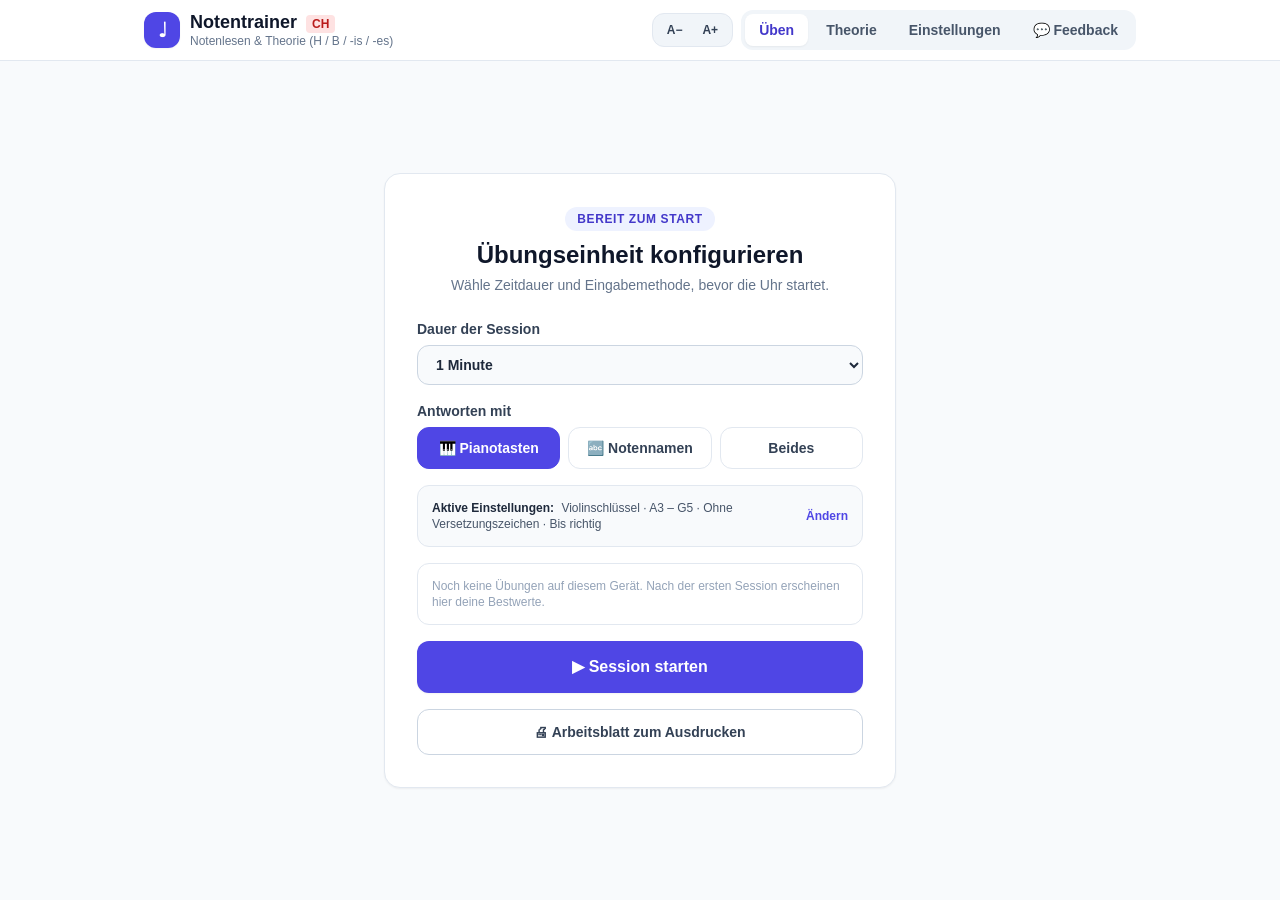
<file: index.html>
<!DOCTYPE html>
<html lang="de-CH">
<head>
  <meta charset="UTF-8" />
  <meta name="viewport" content="width=device-width, initial-scale=1.0" />
  <meta name="apple-mobile-web-app-capable" content="yes" />
  <meta name="apple-mobile-web-app-status-bar-style" content="default" />
  <meta name="apple-mobile-web-app-title" content="Notentrainer" />
  <link rel="manifest" href="manifest.webmanifest" />
  <meta name="theme-color" content="#312E81" />
  <link rel="icon" type="image/svg+xml" href="icons/icon.svg" />
  <link rel="icon" type="image/png" sizes="32x32" href="icons/favicon-32.png" />
  <link rel="apple-touch-icon" href="icons/apple-touch-icon.png" />
  <meta name="mobile-web-app-capable" content="yes" />
  <title>Notentrainer CH – Notenlesen & Musiktheorie</title>
  <style>
    @media print {
      @page { size: A4; margin: 12mm; }
      body > *:not(#sheet-modal) { display: none !important; }
      #sheet-modal { position: static !important; display: block !important; background: #fff !important; padding: 0 !important; overflow: visible !important; }
      #sheet-modal > div { box-shadow: none !important; border: 0 !important; max-width: none !important; padding: 0 !important; }
      .no-print { display: none !important; }
      .sheet-page { page-break-after: always; }
      .sheet-page:last-child { page-break-after: auto; }
      .sheet-item { break-inside: avoid; }
    }
    * {
      -webkit-tap-highlight-color: transparent;
      user-select: none;
    }
    html {
      font-size: 16px;
    }
    body {
      font-family: -apple-system, BlinkMacSystemFont, "Segoe UI", Roboto, Helvetica, Arial, sans-serif;
      background-color: #f8fafc;
      color: #0f172a;
      overscroll-behavior: none;
    }
    .piano-white {
      transition: background-color 0.08s ease, transform 0.05s ease;
    }
    .piano-white:active, .piano-white.active-key {
      background-color: #e2e8f0;
      transform: translateY(2px);
    }
    .piano-black {
      transition: background-color 0.08s ease, transform 0.05s ease;
    }
    .piano-black:active, .piano-black.active-key {
      background-color: #334155;
      transform: translateY(2px);
    }
    @keyframes shake {
      0%, 100% { transform: translateX(0); }
      25% { transform: translateX(-6px); }
      75% { transform: translateX(6px); }
    }
    .animate-shake {
      animation: shake 0.22s ease-in-out;
    }
    @keyframes popIn {
      0% { transform: scale(0.95); opacity: 0; }
      100% { transform: scale(1); opacity: 1; }
    }
    .animate-pop {
      animation: popIn 0.2s ease-out forwards;
    }
  </style>
  <link rel="stylesheet" href="tailwind.css" />
</head>
<body class="min-h-screen flex flex-col">

  <!-- TOP NAVIGATION -->
  <header class="bg-white border-b border-slate-200 sticky top-0 z-30">
    <div class="max-w-5xl mx-auto px-4 py-2.5 flex flex-wrap items-center justify-between gap-2">
      <div class="flex items-center gap-2.5">
        <div class="w-9 h-9 rounded-xl bg-indigo-600 text-white flex items-center justify-center font-bold text-xl shadow-sm shrink-0">
          ♩
        </div>
        <div>
          <h1 class="font-bold text-slate-900 text-lg leading-tight">Notentrainer <span class="text-xs font-semibold bg-red-100 text-red-700 px-1.5 py-0.5 rounded ml-1">CH</span></h1>
          <p class="text-xs text-slate-500 hidden sm:block">Notenlesen & Theorie (H / B / -is / -es)</p>
        </div>
      </div>

      <div class="flex items-center gap-2">
        <!-- SCHRIFTGRÖSSE BUTTONS -->
        <div class="flex items-center bg-slate-100 p-1 rounded-xl border border-slate-200" title="Schriftgrösse anpassen">
          <button type="button" onclick="changeFontSize(-1)" class="px-2.5 py-1 rounded-lg text-xs font-bold text-slate-700 hover:bg-white hover:shadow-sm transition" aria-label="Schrift verkleinern">
            A−
          </button>
          <button type="button" onclick="changeFontSize(1)" class="px-2.5 py-1 rounded-lg text-xs font-bold text-slate-700 hover:bg-white hover:shadow-sm transition" aria-label="Schrift vergrössern">
            A+
          </button>
        </div>

        <nav class="flex bg-slate-100 p-1 rounded-xl gap-1">
          <button id="nav-train" onclick="switchTab('train')" class="px-3.5 py-1.5 rounded-lg text-sm font-semibold bg-white text-indigo-700 shadow-sm transition">
            Üben
          </button>
          <button id="nav-theory" onclick="switchTab('theory')" class="px-3.5 py-1.5 rounded-lg text-sm font-semibold text-slate-600 hover:text-slate-900 transition">
            Theorie
          </button>
          <button id="nav-settings" onclick="switchTab('settings')" class="px-3.5 py-1.5 rounded-lg text-sm font-semibold text-slate-600 hover:text-slate-900 transition">
            Einstellungen
          </button>
          <button onclick="openAppFeedback()" class="px-3.5 py-1.5 rounded-lg text-sm font-semibold text-slate-600 hover:text-slate-900 transition" title="Feedback: Fehler melden, Wünsche äussern">💬 Feedback</button>
        </nav>
      </div>
    </div>
  </header>

  <!-- MAIN CONTAINER -->
  <main class="flex-1 max-w-5xl w-full mx-auto px-4 py-5 flex flex-col">

    <!-- ==================== TAB 1: ÜBEN ==================== -->
    <section id="tab-train" class="flex-1 flex flex-col justify-between gap-4">

      <!-- PRE-START SETUP CARD -->
      <div id="start-screen" class="flex-1 flex items-center justify-center py-4">
        <div class="bg-white border border-slate-200 rounded-2xl shadow-sm max-w-lg w-full p-6 sm:p-8 animate-pop">
          <div class="text-center mb-6">
            <span class="inline-block px-3 py-1 rounded-full bg-indigo-50 text-indigo-700 text-xs font-bold uppercase tracking-wider mb-2">Bereit zum Start</span>
            <h2 class="text-2xl font-bold text-slate-900">Übungseinheit konfigurieren</h2>
            <p class="text-sm text-slate-500 mt-1">Wähle Zeitdauer und Eingabemethode, bevor die Uhr startet.</p>
          </div>

          <div class="space-y-4">
            <!-- Dauer Dropdown (Standard: 1 Minute) -->
            <div>
              <label for="start-duration" class="block text-sm font-semibold text-slate-700 mb-1.5">Dauer der Session</label>
              <select id="start-duration" onchange="syncStartOptions()" class="w-full rounded-xl border border-slate-300 bg-slate-50 px-3.5 py-2.5 text-sm font-semibold text-slate-800 focus:border-indigo-500 focus:outline-none">
                <option value="60" selected>1 Minute</option>
                <option value="120">2 Minuten</option>
                <option value="180">3 Minuten</option>
                <option value="240">4 Minuten</option>
                <option value="300">5 Minuten</option>
                <option value="360">6 Minuten</option>
                <option value="420">7 Minuten</option>
                <option value="480">8 Minuten</option>
                <option value="540">9 Minuten</option>
                <option value="600">10 Minuten</option>
                <option value="0">Unendlich (kein Zeitlimit)</option>
              </select>
            </div>

            <!-- Antwortmodus -->
            <div>
              <label class="block text-sm font-semibold text-slate-700 mb-1.5">Antworten mit</label>
              <div class="grid grid-cols-3 gap-2">
                <button type="button" id="start-input-piano" onclick="setInputMode('piano')" class="py-2.5 px-2 rounded-xl border text-xs sm:text-sm font-semibold transition">
                  🎹 Pianotasten
                </button>
                <button type="button" id="start-input-buttons" onclick="setInputMode('buttons')" class="py-2.5 px-2 rounded-xl border text-xs sm:text-sm font-semibold transition">
                  🔤 Notennamen
                </button>
                <button type="button" id="start-input-both" onclick="setInputMode('both')" class="py-2.5 px-2 rounded-xl border text-xs sm:text-sm font-semibold transition">
                  Beides
                </button>
              </div>
            </div>

            <!-- Aktive Parameter Info -->
            <div class="bg-slate-50 border border-slate-200 rounded-xl p-3.5 flex items-center justify-between text-xs text-slate-600">
              <div>
                <span class="font-semibold text-slate-800">Aktive Einstellungen:</span>
                <span id="start-summary-text" class="ml-1">Violinschlüssel · A3 – G5 · Ohne Versetzungszeichen · Bis richtig</span>
              </div>
              <button type="button" onclick="switchTab('settings')" class="text-indigo-600 font-bold hover:underline shrink-0 ml-2">
                Ändern
              </button>
            </div>

            <div id="progress-card" class="bg-white border border-slate-200 rounded-xl p-3.5 text-xs text-slate-600"></div>

            <button type="button" onclick="startSession()" class="w-full py-3.5 rounded-xl bg-indigo-600 hover:bg-indigo-700 active:scale-[0.99] text-white font-bold text-base shadow-sm transition mt-2">
              ▶ Session starten
            </button>
            <button type="button" onclick="openWorksheet()" class="w-full py-3 rounded-xl border border-slate-300 bg-white hover:bg-slate-50 text-slate-700 font-bold text-sm transition">🖨 Arbeitsblatt zum Ausdrucken</button>
          </div>
        </div>
      </div>

      <!-- ACTIVE TRAINING AREA -->
      <div id="active-training-area" class="hidden flex-1 flex flex-col justify-between gap-4">
        <!-- STATS BAR -->
        <div class="grid grid-cols-2 sm:grid-cols-5 gap-2.5">
          <div class="bg-white p-3 rounded-xl border border-slate-200 shadow-sm flex flex-col justify-between">
            <span class="text-xs font-medium text-slate-500 uppercase tracking-wider">Punkte</span>
            <div class="flex items-baseline gap-1 mt-0.5">
              <span id="stat-score" class="text-2xl font-bold text-indigo-600">0</span>
              <span class="text-xs text-slate-400">Pkt.</span>
            </div>
          </div>

          <div class="bg-white p-3 rounded-xl border border-slate-200 shadow-sm flex flex-col justify-between">
            <span class="text-xs font-medium text-slate-500 uppercase tracking-wider">Korrekt</span>
            <div class="flex items-baseline gap-1.5 mt-0.5">
              <span id="stat-correct" class="text-2xl font-bold text-emerald-600">0</span>
              <span class="text-xs text-slate-400">/ <span id="stat-total">0</span></span>
            </div>
          </div>

          <div class="bg-white p-3 rounded-xl border border-slate-200 shadow-sm flex flex-col justify-between">
            <span class="text-xs font-medium text-slate-500 uppercase tracking-wider">Genauigkeit</span>
            <div class="flex items-baseline gap-1 mt-0.5">
              <span id="stat-accuracy" class="text-2xl font-bold text-slate-800">100%</span>
            </div>
          </div>

          <div class="bg-white p-3 rounded-xl border border-slate-200 shadow-sm flex flex-col justify-between">
            <span class="text-xs font-medium text-slate-500 uppercase tracking-wider">Zeit</span>
            <div class="flex items-center justify-between mt-0.5">
              <span id="stat-timer" class="text-2xl font-bold text-slate-800">01:00</span>
            </div>
          </div>

          <div class="col-span-2 sm:col-span-1 bg-white p-3 rounded-xl border border-slate-200 shadow-sm flex items-center justify-center">
            <button onclick="finishSession('Manuell beendet')" class="w-full h-full py-2 px-3 rounded-lg bg-slate-800 hover:bg-slate-900 text-white text-xs font-bold transition">
              Auswertung / Ende
            </button>
          </div>
        </div>

        <!-- NOTEN-ANZEIGE (STAFF CARD) -->
        <div id="staff-card" class="bg-white rounded-2xl border-2 border-slate-200 shadow-sm p-4 sm:p-6 flex flex-col items-center justify-center relative min-h-[235px] transition-colors duration-100">
          <div class="w-full flex items-center justify-between text-xs text-slate-400 mb-1">
            <span id="badge-clef" class="bg-slate-100 text-slate-600 px-2.5 py-1 rounded-md font-medium shrink-0">Violinschlüssel</span>
            <div id="feedback-banner" class="h-7 flex items-center justify-center font-bold text-xs sm:text-sm px-2 text-center"></div>
            <button onclick="playCurrentNoteSound()" class="flex items-center gap-1 bg-indigo-50 hover:bg-indigo-100 text-indigo-700 px-2.5 py-1 rounded-md font-medium transition shrink-0">
              🔊 Ton hören
            </button>
          </div>

          <!-- SVG NOTENSYSTEM -->
          <div class="w-full max-w-md flex justify-center my-1">
            <svg id="staff-svg" viewBox="0 0 360 190" class="w-full h-auto max-h-[205px] overflow-visible"></svg>
          </div>
        </div>

        <!-- EINGABEBEREICH (BUTTONS & KLAVIATUR) -->
        <div class="flex flex-col gap-3">
          <!-- NOTENNAMEN-BUTTONS -->
          <div id="input-buttons-container" class="bg-white p-3.5 rounded-2xl border border-slate-200 shadow-sm space-y-2.5">
            <!-- Stammton-Reihe -->
            <div class="grid grid-cols-7 gap-1.5 sm:gap-2.5">
              <button onclick="handleAnswer('C', false, this)" class="note-btn py-3.5 sm:py-4 rounded-xl bg-slate-100 hover:bg-indigo-50 border border-slate-200 font-bold text-lg sm:text-xl text-slate-800 transition-colors duration-100">C</button>
              <button onclick="handleAnswer('D', false, this)" class="note-btn py-3.5 sm:py-4 rounded-xl bg-slate-100 hover:bg-indigo-50 border border-slate-200 font-bold text-lg sm:text-xl text-slate-800 transition-colors duration-100">D</button>
              <button onclick="handleAnswer('E', false, this)" class="note-btn py-3.5 sm:py-4 rounded-xl bg-slate-100 hover:bg-indigo-50 border border-slate-200 font-bold text-lg sm:text-xl text-slate-800 transition-colors duration-100">E</button>
              <button onclick="handleAnswer('F', false, this)" class="note-btn py-3.5 sm:py-4 rounded-xl bg-slate-100 hover:bg-indigo-50 border border-slate-200 font-bold text-lg sm:text-xl text-slate-800 transition-colors duration-100">F</button>
              <button onclick="handleAnswer('G', false, this)" class="note-btn py-3.5 sm:py-4 rounded-xl bg-slate-100 hover:bg-indigo-50 border border-slate-200 font-bold text-lg sm:text-xl text-slate-800 transition-colors duration-100">G</button>
              <button onclick="handleAnswer('A', false, this)" class="note-btn py-3.5 sm:py-4 rounded-xl bg-slate-100 hover:bg-indigo-50 border border-slate-200 font-bold text-lg sm:text-xl text-slate-800 transition-colors duration-100">A</button>
              <button onclick="handleAnswer('H', false, this)" class="note-btn py-3.5 sm:py-4 rounded-xl bg-slate-100 hover:bg-indigo-50 border border-slate-200 font-bold text-lg sm:text-xl text-slate-800 transition-colors duration-100">H</button>
            </div>

            <!-- Separate Kreuz-Buttons (Cis, Dis, Fis, Gis, Ais) -->
            <div id="sharp-buttons-row" class="hidden grid-cols-5 gap-1.5 sm:gap-2.5 pt-2.5 border-t border-slate-100">
              <button onclick="handleAnswer('Cis', false, this)" class="py-2.5 rounded-xl bg-indigo-600 hover:bg-indigo-700 text-white font-bold text-xs sm:text-sm transition-colors duration-100">Cis (♯)</button>
              <button onclick="handleAnswer('Dis', false, this)" class="py-2.5 rounded-xl bg-indigo-600 hover:bg-indigo-700 text-white font-bold text-xs sm:text-sm transition-colors duration-100">Dis (♯)</button>
              <button onclick="handleAnswer('Fis', false, this)" class="py-2.5 rounded-xl bg-indigo-600 hover:bg-indigo-700 text-white font-bold text-xs sm:text-sm transition-colors duration-100">Fis (♯)</button>
              <button onclick="handleAnswer('Gis', false, this)" class="py-2.5 rounded-xl bg-indigo-600 hover:bg-indigo-700 text-white font-bold text-xs sm:text-sm transition-colors duration-100">Gis (♯)</button>
              <button onclick="handleAnswer('Ais', false, this)" class="py-2.5 rounded-xl bg-indigo-600 hover:bg-indigo-700 text-white font-bold text-xs sm:text-sm transition-colors duration-100">Ais (♯)</button>
            </div>

            <!-- Separate B-Buttons (Des, Es, Ges, As, B) -->
            <div id="flat-buttons-row" class="hidden grid-cols-5 gap-1.5 sm:gap-2.5 pt-2.5 border-t border-slate-100">
              <button onclick="handleAnswer('Des', false, this)" class="py-2.5 rounded-xl bg-rose-600 hover:bg-rose-700 text-white font-bold text-xs sm:text-sm transition-colors duration-100">Des (♭)</button>
              <button onclick="handleAnswer('Es', false, this)"  class="py-2.5 rounded-xl bg-rose-600 hover:bg-rose-700 text-white font-bold text-xs sm:text-sm transition-colors duration-100">Es (♭)</button>
              <button onclick="handleAnswer('Ges', false, this)" class="py-2.5 rounded-xl bg-rose-600 hover:bg-rose-700 text-white font-bold text-xs sm:text-sm transition-colors duration-100">Ges (♭)</button>
              <button onclick="handleAnswer('As', false, this)"  class="py-2.5 rounded-xl bg-rose-600 hover:bg-rose-700 text-white font-bold text-xs sm:text-sm transition-colors duration-100">As (♭)</button>
              <button onclick="handleAnswer('B', false, this)"   class="py-2.5 rounded-xl bg-rose-600 hover:bg-rose-700 text-white font-bold text-xs sm:text-sm transition-colors duration-100">B (♭)</button>
            </div>
          </div>

          <!-- INTERAKTIVE KLAVIATUR -->
          <div id="input-piano-container" class="bg-white p-3.5 rounded-2xl border border-slate-200 shadow-sm">
            <div class="flex items-center justify-between mb-2">
              <span class="text-xs font-medium text-slate-500">Klaviatur (Oktavlage frei wählbar, z. B. irgendein C)</span>
              <label class="flex items-center gap-1.5 text-xs text-slate-600 cursor-pointer">
                <input type="checkbox" id="toggle-piano-labels" onchange="renderPiano()" class="rounded text-indigo-600 focus:ring-indigo-500" />
                Tasten beschriften
              </label>
            </div>
            <div id="piano-wrapper" class="relative w-full h-36 sm:h-44 select-none overflow-hidden rounded-xl border border-slate-300 bg-slate-900">
              <!-- Wird per JS gerendert -->
            </div>
          </div>
        </div>
      </div>
    </section>

    <!-- ==================== TAB 2: THEORIE ==================== -->
    <section id="tab-theory" class="hidden flex-1 flex flex-col gap-5">
      <div class="bg-white p-5 rounded-2xl border border-slate-200 shadow-sm">
        <h2 class="text-xl font-bold text-slate-900">Musiktheorie – Nachschlagewerk & Grundlagen</h2>
        <p class="text-sm text-slate-600 mt-1">Wähle ein Thema aus, um die Grundlagen für das Notenlesen auf dem iPad nachzuschlagen.</p>

        <div class="flex flex-wrap gap-2 mt-4">
          <button onclick="showTheoryModule(1)" id="th-btn-1" class="th-tab-btn px-3.5 py-2 rounded-xl text-sm font-semibold bg-indigo-600 text-white transition">1. Notensystem & Tonübersicht</button>
          <button onclick="showTheoryModule(2)" id="th-btn-2" class="th-tab-btn px-3.5 py-2 rounded-xl text-sm font-semibold bg-slate-100 text-slate-700 hover:bg-slate-200 transition">2. Eselsbrücken & Fixpunkte</button>
          <button onclick="showTheoryModule(3)" id="th-btn-3" class="th-tab-btn px-3.5 py-2 rounded-xl text-sm font-semibold bg-slate-100 text-slate-700 hover:bg-slate-200 transition">3. Pianotastatur & das C</button>
          <button onclick="showTheoryModule(4)" id="th-btn-4" class="th-tab-btn px-3.5 py-2 rounded-xl text-sm font-semibold bg-slate-100 text-slate-700 hover:bg-slate-200 transition">4. Halbtonschritte, Kreuz & B</button>
        </div>
      </div>

      <!-- MODUL 1: NOTENSYSTEM & TONÜBERSICHT -->
      <div id="theory-mod-1" class="theory-module bg-white p-5 sm:p-6 rounded-2xl border border-slate-200 shadow-sm space-y-6">
        <h3 class="text-lg font-bold text-slate-900">Aufbau des Notensystems & Tonübersicht</h3>

        <div class="grid md:grid-cols-2 gap-6 items-center">
          <div class="space-y-3 text-sm text-slate-700 leading-relaxed">
            <p>Ein Notensystem besteht aus <strong>5 Notenlinien</strong> und <strong>4 Zwischenräumen</strong> dazwischen.</p>
            <div class="p-3.5 bg-indigo-50 border border-indigo-100 rounded-xl">
              <p class="font-bold text-indigo-900 mb-1">Wichtige Zählregel:</p>
              <p class="text-indigo-800">Sowohl die <strong>5 Linien</strong> als auch die <strong>4 Zwischenräume</strong> werden immer <strong>von unten nach oben</strong> gezählt!</p>
            </div>
            <p>Je weiter oben ein Notenkopf steht, desto <strong>höher</strong> klingt der Ton. Reichen die 5 Linien nicht aus, verwendet man kurze <strong>Hilfslinien</strong> oberhalb oder unterhalb des Systems.</p>
          </div>
          <div class="bg-slate-50 p-4 rounded-xl border border-slate-200 flex justify-center">
            <svg viewBox="0 0 340 160" class="w-full max-w-sm">
              <line x1="70" y1="35" x2="270" y2="35" stroke="#334155" stroke-width="2" />
              <line x1="70" y1="55" x2="270" y2="55" stroke="#334155" stroke-width="2" />
              <line x1="70" y1="75" x2="270" y2="75" stroke="#334155" stroke-width="2" />
              <line x1="70" y1="95" x2="270" y2="95" stroke="#334155" stroke-width="2" />
              <line x1="70" y1="115" x2="270" y2="115" stroke="#334155" stroke-width="2" />

              <text x="15" y="119" font-size="11" fill="#4f46e5" font-weight="bold">1. Linie</text>
              <text x="15" y="99" font-size="11" fill="#64748b">2. Linie</text>
              <text x="15" y="79" font-size="11" fill="#64748b">3. Linie</text>
              <text x="15" y="59" font-size="11" fill="#64748b">4. Linie</text>
              <text x="15" y="39" font-size="11" fill="#4f46e5" font-weight="bold">5. Linie</text>

              <circle cx="170" cy="105" r="5" fill="#059669" />
              <circle cx="170" cy="85" r="5" fill="#059669" />
              <circle cx="170" cy="65" r="5" fill="#059669" />
              <circle cx="170" cy="45" r="5" fill="#059669" />

              <text x="278" y="109" font-size="11" fill="#059669" font-weight="bold">1. ZR</text>
              <text x="278" y="89" font-size="11" fill="#059669" font-weight="bold">2. ZR</text>
              <text x="278" y="69" font-size="11" fill="#059669" font-weight="bold">3. ZR</text>
              <text x="278" y="49" font-size="11" fill="#059669" font-weight="bold">4. ZR</text>
              <text x="170" y="145" font-size="11" fill="#475569" text-anchor="middle" font-weight="bold">↑ Zählrichtung: immer von unten nach oben ↑</text>
            </svg>
          </div>
        </div>

        <!-- NACHSCHLAGE-TONLEITER VIOLINSCHLÜSSEL -->
        <div class="pt-4 border-t border-slate-200 space-y-2">
          <div class="flex items-center justify-between">
            <h4 class="font-bold text-slate-900">Nachschlage-Übersicht: Violinschlüssel (A3 bis G5)</h4>
            <span class="text-xs text-slate-500">Tippe auf eine Note zum Hören</span>
          </div>
          <div class="bg-slate-50 border border-slate-200 rounded-xl p-3 overflow-x-auto">
            <svg id="ref-treble-svg" viewBox="0 0 760 175" class="w-full min-w-[640px] h-auto"></svg>
          </div>
        </div>

        <!-- NACHSCHLAGE-TONLEITER BASSSCHLÜSSEL -->
        <div class="pt-2 space-y-2">
          <div class="flex items-center justify-between">
            <h4 class="font-bold text-slate-900">Nachschlage-Übersicht: Bassschlüssel / F-Schlüssel (C3 bis H3)</h4>
            <span class="text-xs text-slate-500">Tippe auf eine Note zum Hören</span>
          </div>
          <div class="bg-slate-50 border border-slate-200 rounded-xl p-3 overflow-x-auto">
            <svg id="ref-bass-svg" viewBox="0 0 760 175" class="w-full min-w-[640px] h-auto"></svg>
          </div>
        </div>
      </div>

      <!-- MODUL 2: ESELSBRÜCKEN & FIXPUNKTE -->
      <div id="theory-mod-2" class="theory-module hidden bg-white p-5 sm:p-6 rounded-2xl border border-slate-200 shadow-sm space-y-5">
        <h3 class="text-lg font-bold text-slate-900">Eselsbrücken & Fixpunkte im Violinschlüssel</h3>
        <p class="text-sm text-slate-600">Statt jede Note mühsam abzuzählen, merkst du dir feste Ankerpunkte im Notensystem:</p>

        <div class="grid sm:grid-cols-2 lg:grid-cols-4 gap-4">
          <div class="p-4 rounded-xl bg-amber-50 border border-amber-200">
            <div class="text-xs font-bold uppercase text-amber-700 mb-1">Fixpunkt unter dem System</div>
            <div class="text-2xl font-extrabold text-amber-900 mb-1">C (c') = Hilfslinie</div>
            <p class="text-xs text-amber-800">Das <strong>eingestrichene C</strong> liegt auf einer eigenen kurzen <strong>Hilfslinie</strong> direkt unter der 1. Notenlinie.</p>
          </div>

          <div class="p-4 rounded-xl bg-indigo-50 border border-indigo-200">
            <div class="text-xs font-bold uppercase text-indigo-700 mb-1">1. Linie (ganz unten)</div>
            <div class="text-2xl font-extrabold text-indigo-900 mb-1">E = Erste Linie</div>
            <p class="text-xs text-indigo-800">Auf der untersten Linie liegt immer das <strong>E</strong> (e').</p>
          </div>

          <div class="p-4 rounded-xl bg-rose-50 border border-rose-200">
            <div class="text-xs font-bold uppercase text-rose-700 mb-1">5. Linie (ganz oben)</div>
            <div class="text-2xl font-extrabold text-rose-900 mb-1">F = Fünfte Linie</div>
            <p class="text-xs text-rose-800">Auf der obersten Linie liegt immer das <strong>F</strong> (f'').</p>
          </div>

          <div class="p-4 rounded-xl bg-emerald-50 border border-emerald-200">
            <div class="text-xs font-bold uppercase text-emerald-700 mb-1">Alle 4 Zwischenräume</div>
            <div class="text-2xl font-extrabold text-emerald-900 mb-1">F – A – C – E</div>
            <p class="text-xs text-emerald-800">Von unten nach oben ergeben die 4 Zwischenräume das englische Wort <strong>FACE</strong> (Gesicht).</p>
          </div>
        </div>

        <div class="bg-slate-50 p-4 rounded-xl border border-slate-200 flex justify-center">
          <svg viewBox="0 0 460 185" class="w-full max-w-lg">
            <line x1="40" y1="35" x2="420" y2="35" stroke="#334155" stroke-width="2" />
            <line x1="40" y1="55" x2="420" y2="55" stroke="#334155" stroke-width="2" />
            <line x1="40" y1="75" x2="420" y2="75" stroke="#334155" stroke-width="2" />
            <line x1="40" y1="95" x2="420" y2="95" stroke="#334155" stroke-width="2" />
            <line x1="40" y1="115" x2="420" y2="115" stroke="#334155" stroke-width="2" />

            <!-- C auf Hilfslinie -->
            <line x1="65" y1="135" x2="105" y2="135" stroke="#334155" stroke-width="2.2" />
            <ellipse cx="85" cy="135" rx="9" ry="6.5" transform="rotate(-15 85 135)" fill="#d97706" />
            <text x="85" y="162" font-size="12" font-weight="bold" fill="#b45309" text-anchor="middle">C (Hilfslinie)</text>

            <!-- E (1. Linie) -->
            <ellipse cx="145" cy="115" rx="9" ry="6.5" transform="rotate(-15 145 115)" fill="#4f46e5" />
            <text x="145" y="143" font-size="12" font-weight="bold" fill="#4f46e5" text-anchor="middle">E (1. Linie)</text>

            <!-- F (5. Linie) -->
            <ellipse cx="205" cy="35" rx="9" ry="6.5" transform="rotate(-15 205 35)" fill="#e11d48" />
            <text x="205" y="21" font-size="12" font-weight="bold" fill="#e11d48" text-anchor="middle">F (5. Linie)</text>

            <!-- F A C E in Zwischenräumen -->
            <ellipse cx="275" cy="105" rx="8.5" ry="6.5" transform="rotate(-15 275 105)" fill="#059669" />
            <text x="275" y="162" font-size="13" font-weight="bold" fill="#059669" text-anchor="middle">F</text>

            <ellipse cx="310" cy="85" rx="8.5" ry="6.5" transform="rotate(-15 310 85)" fill="#059669" />
            <text x="310" y="162" font-size="13" font-weight="bold" fill="#059669" text-anchor="middle">A</text>

            <ellipse cx="345" cy="65" rx="8.5" ry="6.5" transform="rotate(-15 345 65)" fill="#059669" />
            <text x="345" y="162" font-size="13" font-weight="bold" fill="#059669" text-anchor="middle">C</text>

            <ellipse cx="380" cy="45" rx="8.5" ry="6.5" transform="rotate(-15 380 45)" fill="#059669" />
            <text x="380" y="162" font-size="13" font-weight="bold" fill="#059669" text-anchor="middle">E</text>
          </svg>
        </div>
      </div>

      <!-- MODUL 3: PIANOTASTATUR -->
      <div id="theory-mod-3" class="theory-module hidden bg-white p-5 sm:p-6 rounded-2xl border border-slate-200 shadow-sm space-y-4">
        <h3 class="text-lg font-bold text-slate-900">Aufbau der Pianotastatur & wie man das C findet</h3>
        <div class="grid md:grid-cols-2 gap-6 items-center">
          <div class="space-y-3 text-sm text-slate-700 leading-relaxed">
            <p>Auf einer Klaviatur wechseln sich <strong>weisse</strong> und <strong>schwarze Tasten</strong> ab. Die weissen Tasten sind die 7 Stammtöne: <strong>C – D – E – F – G – A – H</strong>.</p>
            <div class="p-3.5 bg-indigo-50 border border-indigo-100 rounded-xl">
              <p class="font-bold text-indigo-900 mb-1">So findest du sofort das C:</p>
              <p class="text-indigo-800">Schau dir die schwarzen Tasten an: Sie sind immer abwechselnd in einer <strong>2er-Gruppe</strong> und einer <strong>3er-Gruppe</strong> angeordnet. Die weisse Taste <strong>unmittelbar links neben der 2er-Gruppe</strong> ist immer ein <strong>C</strong>!</p>
            </div>
            <p class="text-xs text-slate-500">Tipp: Links neben der 3er-Gruppe liegt immer ein <strong>F</strong>.</p>
          </div>

          <div class="bg-slate-50 p-4 rounded-xl border border-slate-200">
            <svg viewBox="0 0 320 155" class="w-full">
              <rect x="20" y="25" width="40" height="105" fill="#e0e7ff" stroke="#4f46e5" stroke-width="2" rx="4" />
              <rect x="60" y="25" width="40" height="105" fill="#ffffff" stroke="#334155" stroke-width="1.5" rx="4" />
              <rect x="100" y="25" width="40" height="105" fill="#ffffff" stroke="#334155" stroke-width="1.5" rx="4" />
              <rect x="140" y="25" width="40" height="105" fill="#ffffff" stroke="#334155" stroke-width="1.5" rx="4" />
              <rect x="180" y="25" width="40" height="105" fill="#ffffff" stroke="#334155" stroke-width="1.5" rx="4" />
              <rect x="220" y="25" width="40" height="105" fill="#ffffff" stroke="#334155" stroke-width="1.5" rx="4" />
              <rect x="260" y="25" width="40" height="105" fill="#ffffff" stroke="#334155" stroke-width="1.5" rx="4" />

              <rect x="48" y="25" width="24" height="62" fill="#1e293b" rx="3" />
              <rect x="88" y="25" width="24" height="62" fill="#1e293b" rx="3" />

              <rect x="168" y="25" width="24" height="62" fill="#1e293b" rx="3" />
              <rect x="208" y="25" width="24" height="62" fill="#1e293b" rx="3" />
              <rect x="248" y="25" width="24" height="62" fill="#1e293b" rx="3" />

              <path d="M 48 18 L 48 12 L 112 12 L 112 18" fill="none" stroke="#4f46e5" stroke-width="2" />
              <text x="80" y="9" font-size="10" font-weight="bold" fill="#4f46e5" text-anchor="middle">2er-Gruppe</text>

              <path d="M 168 18 L 168 12 L 272 12 L 272 18" fill="none" stroke="#64748b" stroke-width="2" />
              <text x="220" y="9" font-size="10" font-weight="bold" fill="#64748b" text-anchor="middle">3er-Gruppe</text>

              <text x="40" y="118" font-size="14" font-weight="bold" fill="#4f46e5" text-anchor="middle">C</text>
              <text x="80" y="118" font-size="13" font-weight="bold" fill="#334155" text-anchor="middle">D</text>
              <text x="120" y="118" font-size="13" font-weight="bold" fill="#334155" text-anchor="middle">E</text>
              <text x="160" y="118" font-size="13" font-weight="bold" fill="#334155" text-anchor="middle">F</text>
              <text x="200" y="118" font-size="13" font-weight="bold" fill="#334155" text-anchor="middle">G</text>
              <text x="240" y="118" font-size="13" font-weight="bold" fill="#334155" text-anchor="middle">A</text>
              <text x="280" y="118" font-size="13" font-weight="bold" fill="#334155" text-anchor="middle">H</text>
            </svg>
          </div>
        </div>
      </div>

      <!-- MODUL 4: HALBTONSCHRITTE, KREUZ & B -->
      <div id="theory-mod-4" class="theory-module hidden bg-white p-5 sm:p-6 rounded-2xl border border-slate-200 shadow-sm space-y-6">
        <div>
          <h3 class="text-lg font-bold text-slate-900">Halbtonschritte & Versetzungszeichen: Kreuz (♯) und B (♭)</h3>
          <p class="text-sm text-slate-700 mt-1 leading-relaxed">Der kleinste Abstand zwischen zwei benachbarten Tasten auf dem Klavier (z. B. von einer weissen Taste direkt zur nächstgelegenen schwarzen Taste) heisst <strong>Halbtonschritt</strong>. Steht ein ♯ oder ♭ direkt vor einer einzelnen Note im Takt, nennt man es <strong>Versetzungszeichen</strong> (es gilt nur für diesen einen Takt).</p>
        </div>

        <!-- REGELN KREUZ & B -->
        <div class="grid md:grid-cols-2 gap-4">
          <div class="p-4 rounded-xl bg-slate-50 border border-slate-200 space-y-3">
            <div class="flex items-center gap-2">
              <span class="w-8 h-8 rounded-lg bg-indigo-600 text-white font-bold flex items-center justify-center text-lg">♯</span>
              <span class="font-bold text-slate-900 text-base">Das Kreuz (♯) → Erhöhung</span>
            </div>
            <p class="text-xs text-slate-600">Ein Kreuz erhöht den Stammton um einen <strong>Halbtonschritt nach rechts</strong> (auf die schwarze Taste). An den Notennamen wird die Endung <strong>-is</strong> angehängt (z. B. F → <strong>Fis</strong>).</p>
            <div class="bg-white p-3 rounded-lg border border-slate-200">
              <svg viewBox="0 0 300 115" class="w-full">
                <line x1="20" y1="25" x2="280" y2="25" stroke="#94a3b8" stroke-width="1.5" />
                <line x1="20" y1="40" x2="280" y2="40" stroke="#94a3b8" stroke-width="1.5" />
                <line x1="20" y1="55" x2="280" y2="55" stroke="#94a3b8" stroke-width="1.5" />
                <line x1="20" y1="70" x2="280" y2="70" stroke="#94a3b8" stroke-width="1.5" />
                <line x1="20" y1="85" x2="280" y2="85" stroke="#94a3b8" stroke-width="1.5" />

                <ellipse cx="75" cy="77.5" rx="7" ry="5.5" transform="rotate(-15 75 77.5)" fill="#475569" />
                <line x1="81.5" y1="77.5" x2="81.5" y2="48" stroke="#475569" stroke-width="1.8" />
                <text x="75" y="105" font-size="12" font-weight="bold" fill="#475569" text-anchor="middle">F</text>

                <line x1="105" y1="70" x2="165" y2="70" stroke="#4f46e5" stroke-width="2" />
                <polygon points="165,66 173,70 165,74" fill="#4f46e5" />
                <text x="137" y="63" font-size="10" font-weight="bold" fill="#4f46e5" text-anchor="middle">+½ Ton</text>

                <text x="195" y="83" font-size="22" font-weight="bold" fill="#4f46e5">♯</text>
                <ellipse cx="220" cy="77.5" rx="7" ry="5.5" transform="rotate(-15 220 77.5)" fill="#4f46e5" />
                <line x1="226.5" y1="77.5" x2="226.5" y2="48" stroke="#4f46e5" stroke-width="1.8" />
                <text x="215" y="105" font-size="12" font-weight="bold" fill="#4f46e5" text-anchor="middle">Fis</text>
              </svg>
            </div>
          </div>

          <div class="p-4 rounded-xl bg-slate-50 border border-slate-200 space-y-3">
            <div class="flex items-center gap-2">
              <span class="w-8 h-8 rounded-lg bg-rose-600 text-white font-bold flex items-center justify-center text-lg">♭</span>
              <span class="font-bold text-slate-900 text-base">Das B (♭) → Erniedrigung</span>
            </div>
            <p class="text-xs text-slate-600">Ein B erniedrigt den Stammton um einen <strong>Halbtonschritt nach links</strong>. Endung <strong>-es</strong> (z. B. D → <strong>Des</strong>). <span class="text-rose-700 font-semibold">Ausnahme: Aus H wird B!</span></p>
            <div class="bg-white p-3 rounded-lg border border-slate-200">
              <svg viewBox="0 0 300 115" class="w-full">
                <line x1="20" y1="25" x2="280" y2="25" stroke="#94a3b8" stroke-width="1.5" />
                <line x1="20" y1="40" x2="280" y2="40" stroke="#94a3b8" stroke-width="1.5" />
                <line x1="20" y1="55" x2="280" y2="55" stroke="#94a3b8" stroke-width="1.5" />
                <line x1="20" y1="70" x2="280" y2="70" stroke="#94a3b8" stroke-width="1.5" />
                <line x1="20" y1="85" x2="280" y2="85" stroke="#94a3b8" stroke-width="1.5" />

                <ellipse cx="75" cy="55" rx="7" ry="5.5" transform="rotate(-15 75 55)" fill="#475569" />
                <line x1="68.5" y1="55" x2="68.5" y2="83" stroke="#475569" stroke-width="1.8" />
                <text x="75" y="105" font-size="12" font-weight="bold" fill="#475569" text-anchor="middle">H</text>

                <line x1="105" y1="62" x2="165" y2="62" stroke="#e11d48" stroke-width="2" />
                <polygon points="165,58 173,62 165,66" fill="#e11d48" />
                <text x="137" y="55" font-size="10" font-weight="bold" fill="#e11d48" text-anchor="middle">-½ Ton</text>

                <text x="195" y="60" font-size="22" font-weight="bold" fill="#e11d48">♭</text>
                <ellipse cx="220" cy="55" rx="7" ry="5.5" transform="rotate(-15 220 55)" fill="#e11d48" />
                <line x1="213.5" y1="55" x2="213.5" y2="83" stroke="#e11d48" stroke-width="1.8" />
                <text x="215" y="105" font-size="12" font-weight="bold" fill="#e11d48" text-anchor="middle">B (CH)</text>
              </svg>
            </div>
          </div>
        </div>

        <!-- GESAMTÜBERSICHT KLAVIATUR MIT ALLEN SCHWARZEN TASTEN -->
        <div class="pt-4 border-t border-slate-200 space-y-3">
          <div>
            <h4 class="font-bold text-slate-900 text-base">Gesamtübersicht: Alle 5 schwarzen Tasten & ihre Doppelnamen</h4>
            <p class="text-xs text-slate-600">Jede schwarze Taste liegt zwischen zwei weissen Tasten und hat deshalb <strong>zwei Namen</strong> (einen mit <strong>♯</strong> von links erhöht, einen mit <strong>♭</strong> von rechts erniedrigt). Tippe auf eine Taste zum Hören!</p>
          </div>

          <div class="bg-slate-50 border border-slate-200 rounded-xl p-4 flex justify-center overflow-x-auto">
            <svg viewBox="0 0 560 205" class="w-full max-w-2xl min-w-[460px]">
              <rect x="20"  y="20" width="74" height="165" fill="#ffffff" stroke="#334155" stroke-width="1.8" rx="5" class="cursor-pointer" onclick="playMidiTone(60, 0.5)" />
              <rect x="94"  y="20" width="74" height="165" fill="#ffffff" stroke="#334155" stroke-width="1.8" rx="5" class="cursor-pointer" onclick="playMidiTone(62, 0.5)" />
              <rect x="168" y="20" width="74" height="165" fill="#ffffff" stroke="#334155" stroke-width="1.8" rx="5" class="cursor-pointer" onclick="playMidiTone(64, 0.5)" />
              <rect x="242" y="20" width="74" height="165" fill="#ffffff" stroke="#334155" stroke-width="1.8" rx="5" class="cursor-pointer" onclick="playMidiTone(65, 0.5)" />
              <rect x="316" y="20" width="74" height="165" fill="#ffffff" stroke="#334155" stroke-width="1.8" rx="5" class="cursor-pointer" onclick="playMidiTone(67, 0.5)" />
              <rect x="390" y="20" width="74" height="165" fill="#ffffff" stroke="#334155" stroke-width="1.8" rx="5" class="cursor-pointer" onclick="playMidiTone(69, 0.5)" />
              <rect x="464" y="20" width="74" height="165" fill="#ffffff" stroke="#334155" stroke-width="1.8" rx="5" class="cursor-pointer" onclick="playMidiTone(71, 0.5)" />

              <text x="57"  y="170" font-size="15" font-weight="bold" fill="#334155" text-anchor="middle">C</text>
              <text x="131" y="170" font-size="15" font-weight="bold" fill="#334155" text-anchor="middle">D</text>
              <text x="205" y="170" font-size="15" font-weight="bold" fill="#334155" text-anchor="middle">E</text>
              <text x="279" y="170" font-size="15" font-weight="bold" fill="#334155" text-anchor="middle">F</text>
              <text x="353" y="170" font-size="15" font-weight="bold" fill="#334155" text-anchor="middle">G</text>
              <text x="427" y="170" font-size="15" font-weight="bold" fill="#334155" text-anchor="middle">A</text>
              <text x="501" y="170" font-size="15" font-weight="bold" fill="#334155" text-anchor="middle">H</text>

              <g class="cursor-pointer" onclick="playMidiTone(61, 0.5)">
                <rect x="71" y="20" width="46" height="105" fill="#1e293b" stroke="#0f172a" stroke-width="1.5" rx="4" />
                <text x="94" y="58" font-size="12" font-weight="bold" fill="#a5b4fc" text-anchor="middle">Cis</text>
                <line x1="79" y1="68" x2="109" y2="68" stroke="#475569" stroke-width="1" />
                <text x="94" y="86" font-size="12" font-weight="bold" fill="#fda4af" text-anchor="middle">Des</text>
              </g>

              <g class="cursor-pointer" onclick="playMidiTone(63, 0.5)">
                <rect x="145" y="20" width="46" height="105" fill="#1e293b" stroke="#0f172a" stroke-width="1.5" rx="4" />
                <text x="168" y="58" font-size="12" font-weight="bold" fill="#a5b4fc" text-anchor="middle">Dis</text>
                <line x1="153" y1="68" x2="183" y2="68" stroke="#475569" stroke-width="1" />
                <text x="168" y="86" font-size="12" font-weight="bold" fill="#fda4af" text-anchor="middle">Es</text>
              </g>

              <g class="cursor-pointer" onclick="playMidiTone(66, 0.5)">
                <rect x="293" y="20" width="46" height="105" fill="#1e293b" stroke="#0f172a" stroke-width="1.5" rx="4" />
                <text x="316" y="58" font-size="12" font-weight="bold" fill="#a5b4fc" text-anchor="middle">Fis</text>
                <line x1="301" y1="68" x2="331" y2="68" stroke="#475569" stroke-width="1" />
                <text x="316" y="86" font-size="12" font-weight="bold" fill="#fda4af" text-anchor="middle">Ges</text>
              </g>

              <g class="cursor-pointer" onclick="playMidiTone(68, 0.5)">
                <rect x="367" y="20" width="46" height="105" fill="#1e293b" stroke="#0f172a" stroke-width="1.5" rx="4" />
                <text x="390" y="58" font-size="12" font-weight="bold" fill="#a5b4fc" text-anchor="middle">Gis</text>
                <line x1="375" y1="68" x2="405" y2="68" stroke="#475569" stroke-width="1" />
                <text x="390" y="86" font-size="12" font-weight="bold" fill="#fda4af" text-anchor="middle">As</text>
              </g>

              <g class="cursor-pointer" onclick="playMidiTone(70, 0.5)">
                <rect x="441" y="20" width="46" height="105" fill="#1e293b" stroke="#0f172a" stroke-width="1.5" rx="4" />
                <text x="464" y="58" font-size="12" font-weight="bold" fill="#a5b4fc" text-anchor="middle">Ais</text>
                <line x1="449" y1="68" x2="479" y2="68" stroke="#475569" stroke-width="1" />
                <text x="464" y="86" font-size="12" font-weight="bold" fill="#fda4af" text-anchor="middle">B</text>
              </g>
            </svg>
          </div>
          <p class="text-xs text-slate-500"><strong>Sonderfall E–F und H–C:</strong> Zwischen <strong>E und F</strong> sowie zwischen <strong>H und C</strong> liegt keine schwarze Taste – sie sind bereits von Natur aus nur einen Halbtonschritt voneinander entfernt.</p>
        </div>

        <!-- ALLE 5 SCHWARZEN TASTEN MIT JEWEILS BEIDEN NOTEN- & KLAVIATUR-BEISPIELEN -->
        <div class="pt-4 border-t border-slate-200 space-y-4">
          <h4 class="font-bold text-slate-900 text-base">Alle 5 schwarzen Tasten im Detail (Notenbild & Pianotaste zu jedem Namen)</h4>
          <div id="enharmonic-cards-container" class="space-y-4"></div>
        </div>
      </div>
    </section>

    <!-- ==================== TAB 3: EINSTELLUNGEN ==================== -->
    <section id="tab-settings" class="hidden flex-1 flex flex-col gap-5">
      <div class="bg-white p-5 sm:p-6 rounded-2xl border border-slate-200 shadow-sm space-y-6">
        <div class="flex items-center justify-between border-b border-slate-100 pb-4">
          <div>
            <h2 class="text-xl font-bold text-slate-900">Einstellungen</h2>
            <p class="text-sm text-slate-500">Standard: Violinschlüssel, A3–G5, ohne Versetzungszeichen, weiterprobieren bis richtig.</p>
          </div>
          <button onclick="applySettingsAndReturn()" class="px-4 py-2 rounded-xl bg-indigo-600 hover:bg-indigo-700 text-white text-sm font-semibold shadow-sm transition">
            Übernehmen
          </button>
        </div>

        <div class="grid md:grid-cols-2 gap-6">
          <!-- NOTENSCHLÜSSEL -->
          <div class="space-y-2">
            <label class="block text-sm font-bold text-slate-800">Notenschlüssel</label>
            <div class="grid grid-cols-3 gap-2">
              <button type="button" id="set-clef-treble" onclick="selectClef('treble')" class="clef-opt py-2.5 px-3 rounded-xl border text-sm font-semibold transition">Violinschlüssel</button>
              <button type="button" id="set-clef-bass" onclick="selectClef('bass')" class="clef-opt py-2.5 px-3 rounded-xl border text-sm font-semibold transition">Bassschlüssel</button>
              <button type="button" id="set-clef-both" onclick="selectClef('both')" class="clef-opt py-2.5 px-3 rounded-xl border text-sm font-semibold transition">Gemischt</button>
            </div>
          </div>

          <!-- VERSETZUNGSZEICHEN (4 OPTIONEN INKL. NUR MIT B) -->
          <div class="space-y-2">
            <label class="block text-sm font-bold text-slate-800">Versetzungszeichen</label>
            <div class="grid grid-cols-2 sm:grid-cols-4 gap-2">
              <button type="button" id="set-acc-none" onclick="selectAccidental('none')" class="acc-opt py-2.5 px-2.5 rounded-xl border text-xs sm:text-sm font-semibold transition">Keine</button>
              <button type="button" id="set-acc-sharp" onclick="selectAccidental('sharp')" class="acc-opt py-2.5 px-2.5 rounded-xl border text-xs sm:text-sm font-semibold transition">Nur mit Kreuz (♯)</button>
              <button type="button" id="set-acc-flat" onclick="selectAccidental('flat')" class="acc-opt py-2.5 px-2.5 rounded-xl border text-xs sm:text-sm font-semibold transition">Nur mit B (♭)</button>
              <button type="button" id="set-acc-both" onclick="selectAccidental('both')" class="acc-opt py-2.5 px-2.5 rounded-xl border text-xs sm:text-sm font-semibold transition">Kreuz (♯) & B (♭)</button>
            </div>
          </div>

          <!-- VERHALTEN BEI FALSCHER ANTWORT -->
          <div class="space-y-2 md:col-span-2">
            <label class="block text-sm font-bold text-slate-800">Bei falscher Antwort</label>
            <div class="grid sm:grid-cols-2 gap-2.5">
              <button type="button" id="set-wrong-retry" onclick="selectWrongBehavior('retry')" class="wrong-opt p-3.5 rounded-xl border text-left transition">
                <div class="font-bold text-sm">Weiterprobieren bis richtig (Standard)</div>
                <div class="text-xs opacity-80 mt-0.5">Note bleibt stehen, bis die richtige Taste gedrückt wird.</div>
              </button>
              <button type="button" id="set-wrong-skip" onclick="selectWrongBehavior('skip')" class="wrong-opt p-3.5 rounded-xl border text-left transition">
                <div class="font-bold text-sm">Sofort nächste Note (wie Music Tutor)</div>
                <div class="text-xs opacity-80 mt-0.5">Zeigt oben die richtige Lösung an und wechselt sofort weiter.</div>
              </button>
            </div>
          </div>

          <!-- TONUMFANG VIOLINSCHLÜSSEL -->
          <div class="space-y-2 p-4 bg-slate-50 rounded-xl border border-slate-200">
            <label class="block text-sm font-bold text-slate-800">Tonumfang Violinschlüssel (Standard: A3 – G5)</label>
            <div class="grid grid-cols-2 gap-3 mt-2">
              <div>
                <span class="text-xs text-slate-500 block mb-1">Tiefste Note</span>
                <select id="range-treble-min" class="w-full rounded-lg border-slate-300 text-sm py-2 px-2.5 bg-white border"></select>
              </div>
              <div>
                <span class="text-xs text-slate-500 block mb-1">Höchste Note</span>
                <select id="range-treble-max" class="w-full rounded-lg border-slate-300 text-sm py-2 px-2.5 bg-white border"></select>
              </div>
            </div>
          </div>

          <!-- TONUMFANG BASSSCHLÜSSEL -->
          <div class="space-y-2 p-4 bg-slate-50 rounded-xl border border-slate-200">
            <label class="block text-sm font-bold text-slate-800">Tonumfang Bassschlüssel</label>
            <div class="grid grid-cols-2 gap-3 mt-2">
              <div>
                <span class="text-xs text-slate-500 block mb-1">Tiefste Note</span>
                <select id="range-bass-min" class="w-full rounded-lg border-slate-300 text-sm py-2 px-2.5 bg-white border"></select>
              </div>
              <div>
                <span class="text-xs text-slate-500 block mb-1">Höchste Note</span>
                <select id="range-bass-max" class="w-full rounded-lg border-slate-300 text-sm py-2 px-2.5 bg-white border"></select>
              </div>
            </div>
          </div>

          <!-- AUDIO -->
          <div class="space-y-2 md:col-span-2">
            <label class="block text-sm font-bold text-slate-800">Klangausgabe (Synthesizer)</label>
            <label class="flex items-center gap-2.5 p-3 rounded-xl border border-slate-200 cursor-pointer bg-slate-50">
              <input type="checkbox" id="set-sound-enabled" checked class="w-4 h-4 rounded text-indigo-600 focus:ring-indigo-500" />
              <span class="text-sm text-slate-700">Ton bei Anzeige und Tastendruck abspielen</span>
            </label>
          </div>
        </div>
      </div>
    </section>

  </main>

  <!-- MODAL: AUSWERTUNG -->
  <div id="sheet-modal" class="hidden fixed inset-0 bg-slate-900/60 z-50 overflow-auto p-3 sm:p-6">
    <div class="max-w-3xl mx-auto bg-white rounded-2xl shadow-xl border border-slate-200 p-4 sm:p-6">
      <div class="flex flex-wrap items-center justify-between gap-2 mb-3 no-print">
        <h3 class="text-lg font-extrabold text-slate-900">Arbeitsblatt</h3>
        <button type="button" onclick="closeWorksheet()" class="text-slate-400 hover:text-slate-700 text-2xl leading-none px-2" aria-label="Schliessen">✕</button>
      </div>
      <div class="flex flex-wrap items-center gap-2 mb-3 text-xs font-bold no-print">
        <span class="text-slate-600">Anzahl Noten</span>
        <div id="sheet-count" class="flex gap-1.5"></div>
        <button type="button" onclick="buildWorksheet()" class="px-3 py-2 rounded-xl border border-slate-300 bg-white">Neu mischen</button>
        <button type="button" onclick="window.print()" class="px-4 py-2 rounded-xl bg-indigo-600 text-white">🖨 Drucken / PDF</button>
      </div>
      <p class="text-[11px] text-slate-500 mb-3 no-print">Nimmt die aktiven Einstellungen (Schlüssel, Tonraum, Versetzungszeichen). Seite 1: Aufgaben, Seite 2: Lösungen.</p>
      <div id="sheet-paper"></div>
    </div>
  </div>

  <div id="result-modal" class="hidden fixed inset-0 bg-slate-900/60 backdrop-blur-sm z-50 flex items-center justify-center p-4">
    <div class="bg-white rounded-2xl max-w-md w-full p-6 shadow-xl border border-slate-200 animate-pop text-center space-y-5">
      <div class="w-16 h-16 rounded-full bg-indigo-100 text-indigo-600 flex items-center justify-center text-3xl mx-auto">
        🏆
      </div>
      <div>
        <span id="modal-reason" class="text-xs font-bold uppercase tracking-wider text-indigo-600 bg-indigo-50 px-2.5 py-1 rounded-full">Übung abgeschlossen</span>
        <h3 class="text-2xl font-extrabold text-slate-900 mt-2">Auswertung</h3>
        <p class="text-xs text-slate-500 mt-1">Formel: Korrekte Antworten × 100 × Genauigkeit</p>
      </div>

      <div class="bg-indigo-50 border border-indigo-200 rounded-xl p-4">
        <span class="text-xs font-bold uppercase text-indigo-700 block">Gesamtpunktzahl</span>
        <span id="res-final-score" class="text-4xl font-black text-indigo-700">0</span>
        <span class="text-sm font-bold text-indigo-600"> Punkte</span>
      </div>

      <div class="grid grid-cols-3 gap-2.5 bg-slate-50 p-3.5 rounded-xl border border-slate-200">
        <div>
          <span class="text-xs text-slate-500 block">Korrekt</span>
          <span id="res-correct" class="text-lg font-bold text-emerald-600">0</span>
        </div>
        <div>
          <span class="text-xs text-slate-500 block">Genauigkeit</span>
          <span id="res-accuracy" class="text-lg font-bold text-slate-800">100%</span>
        </div>
        <div>
          <span class="text-xs text-slate-500 block">Dauer</span>
          <span id="res-time" class="text-lg font-bold text-slate-800">00:00</span>
        </div>
      </div>

      <div id="res-best" class="hidden bg-amber-50 border border-amber-200 text-amber-900 rounded-xl p-3 text-sm font-semibold space-y-1"></div>

      <button onclick="resetToStartScreen()" class="w-full py-3 rounded-xl bg-indigo-600 hover:bg-indigo-700 text-white font-bold text-sm shadow-sm transition">
        Zurück zum Startbildschirm
      </button>
    </div>
  </div>

  <script>
    // ==================== SCHRIFTGRÖSSE ANPASSEN ====================
    let currentFontSizePx = 16;
    function changeFontSize(delta) {
      currentFontSizePx = Math.min(22, Math.max(13, currentFontSizePx + delta));
      document.documentElement.style.fontSize = `${currentFontSizePx}px`;
    }

    // ==================== MUSIK-DATENMODELL (SCHWEIZER STANDARD) ====================
    const TREBLE_SCALE = [
      { id: 'G3', step: -4, label: 'g (G3)', base: 'G', midi: 55 },
      { id: 'A3', step: -3, label: 'a (A3)', base: 'A', midi: 57 },
      { id: 'H3', step: -2, label: 'h (H3)', base: 'H', midi: 59 },
      { id: 'C4', step: -1, label: "c' (C4 - Schloss-C)", base: 'C', midi: 60 },
      { id: 'D4', step: 0,  label: "d' (D4)", base: 'D', midi: 62 },
      { id: 'E4', step: 1,  label: "e' (E4 - 1. Linie)", base: 'E', midi: 64 },
      { id: 'F4', step: 2,  label: "f' (F4)", base: 'F', midi: 65 },
      { id: 'G4', step: 3,  label: "g' (G4)", base: 'G', midi: 67 },
      { id: 'A4', step: 4,  label: "a' (A4 - Kammerton)", base: 'A', midi: 69 },
      { id: 'H4', step: 5,  label: "h' (H4)", base: 'H', midi: 71 },
      { id: 'C5', step: 6,  label: "c'' (C5)", base: 'C', midi: 72 },
      { id: 'D5', step: 7,  label: "d'' (D5)", base: 'D', midi: 74 },
      { id: 'E5', step: 8,  label: "e'' (E5)", base: 'E', midi: 76 },
      { id: 'F5', step: 9,  label: "f'' (F5 - 5. Linie)", base: 'F', midi: 77 },
      { id: 'G5', step: 10, label: "g'' (G5)", base: 'G', midi: 79 },
      { id: 'A5', step: 11, label: "a'' (A5)", base: 'A', midi: 81 },
      { id: 'H5', step: 12, label: "h'' (H5)", base: 'H', midi: 83 },
      { id: 'C6', step: 13, label: "c''' (C6)", base: 'C', midi: 84 }
    ];

    const BASS_SCALE = [
      { id: 'E2', step: -1, label: 'E (E2)', base: 'E', midi: 40 },
      { id: 'F2', step: 0,  label: 'F (F2)', base: 'F', midi: 41 },
      { id: 'G2', step: 1,  label: 'G (G2)', base: 'G', midi: 43 },
      { id: 'A2', step: 2,  label: 'A (A2)', base: 'A', midi: 45 },
      { id: 'H2', step: 3,  label: 'H (H2)', base: 'H', midi: 47 },
      { id: 'C3', step: 4,  label: 'c (C3)', base: 'C', midi: 48 },
      { id: 'D3', step: 5,  label: 'd (D3)', base: 'D', midi: 50 },
      { id: 'E3', step: 6,  label: 'e (E3)', base: 'E', midi: 52 },
      { id: 'F3', step: 7,  label: 'f (F3 - Bass-F)', base: 'F', midi: 53 },
      { id: 'G3', step: 8,  label: 'g (G3)', base: 'G', midi: 55 },
      { id: 'A3', step: 9,  label: 'a (A3)', base: 'A', midi: 57 },
      { id: 'H3', step: 10,  label: 'h (H3)', base: 'H', midi: 59 },
      { id: 'C4', step: 11, label: "c' (C4 - Schloss-C)", base: 'C', midi: 60 },
      { id: 'D4', step: 12, label: "d' (D4)", base: 'D', midi: 62 },
      { id: 'E4', step: 13, label: "e' (E4)", base: 'E', midi: 64 }
    ];

    const SHARP_MAP = {
      'C': { name: 'Cis', pianoGroup: 'Cis/Des', offset: 1 },
      'D': { name: 'Dis', pianoGroup: 'Dis/Es', offset: 1 },
      'E': { name: 'Eis', pianoGroup: 'F', offset: 1 },
      'F': { name: 'Fis', pianoGroup: 'Fis/Ges', offset: 1 },
      'G': { name: 'Gis', pianoGroup: 'Gis/As', offset: 1 },
      'A': { name: 'Ais', pianoGroup: 'Ais/B', offset: 1 },
      'H': { name: 'His', pianoGroup: 'C', offset: 1 }
    };

    const FLAT_MAP = {
      'C': { name: 'Ces', pianoGroup: 'H', offset: -1 },
      'D': { name: 'Des', pianoGroup: 'Cis/Des', offset: -1 },
      'E': { name: 'Es',  pianoGroup: 'Dis/Es', offset: -1 },
      'F': { name: 'Fes', pianoGroup: 'E', offset: -1 },
      'G': { name: 'Ges', pianoGroup: 'Fis/Ges', offset: -1 },
      'A': { name: 'As',  pianoGroup: 'Gis/As', offset: -1 },
      'H': { name: 'B',   pianoGroup: 'Ais/B', offset: -1 }
    };

    // ==================== FIXE STANDARDWERTE BEIM LADEN ====================
    let config = {
      clef: 'treble',          // Standard: Violinschlüssel
      accidental: 'none',      // Standard: Ohne Versetzungszeichen
      wrongBehavior: 'retry',  // Standard: 'retry' (weiterprobieren bis richtig) | 'skip' (sofort nächste Note)
      trebleMin: 'A3',         // Standard: A3
      trebleMax: 'G5',         // Standard: G5
      bassMin: 'G2',
      bassMax: 'H3',
      duration: 60,            // Standard: 1 Minute
      inputMode: 'piano',      // Standard: Pianotasten
      soundEnabled: true
    };

    let state = {
      isRunning: false,
      currentNote: null,
      lastNoteKey: null,
      correctCount: 0,
      totalAttempts: 0,
      elapsedSeconds: 0,
      remainingSeconds: 60,
      timerInterval: null,
      feedbackTimeout: null
    };

    // ==================== WEB AUDIO SYNTHESIZER ====================
    let audioCtx = null;

    function playMidiTone(midiNumber, duration = 0.45) {
      if (!config.soundEnabled) return;
      try {
        if (!audioCtx) {
          audioCtx = new (window.AudioContext || window.webkitAudioContext)();
        }
        if (audioCtx.state === 'suspended') {
          audioCtx.resume();
        }
        const now = audioCtx.currentTime;
        const freq = 440 * Math.pow(2, (midiNumber - 69) / 12);

        const osc1 = audioCtx.createOscillator();
        const osc2 = audioCtx.createOscillator();
        const gain = audioCtx.createGain();

        osc1.type = 'triangle';
        osc2.type = 'sine';
        osc1.frequency.setValueAtTime(freq, now);
        osc2.frequency.setValueAtTime(freq * 2, now);

        const gain2 = audioCtx.createGain();
        gain2.gain.setValueAtTime(0.15, now);

        gain.gain.setValueAtTime(0.001, now);
        gain.gain.exponentialRampToValueAtTime(0.28, now + 0.02);
        gain.gain.exponentialRampToValueAtTime(0.001, now + duration);

        osc1.connect(gain);
        osc2.connect(gain2);
        gain2.connect(gain);
        gain.connect(audioCtx.destination);

        osc1.start(now);
        osc2.start(now);
        osc1.stop(now + duration);
        osc2.stop(now + duration);
      } catch (e) {}
    }

    function playCurrentNoteSound() {
      if (state.currentNote) {
        playMidiTone(state.currentNote.midi, 0.55);
      }
    }

    // ==================== NAVIGATION & STARTBILDSCHIRM ====================
    function switchTab(tabName) {
      ['train', 'theory', 'settings'].forEach(t => {
        document.getElementById(`tab-${t}`).classList.add('hidden');
        const btn = document.getElementById(`nav-${t}`);
        btn.classList.remove('bg-white', 'text-indigo-700', 'shadow-sm');
        btn.classList.add('text-slate-600');
      });
      document.getElementById(`tab-${tabName}`).classList.remove('hidden');
      const activeBtn = document.getElementById(`nav-${tabName}`);
      activeBtn.classList.add('bg-white', 'text-indigo-700', 'shadow-sm');
      activeBtn.classList.remove('text-slate-600');

      if (tabName === 'train' && !state.isRunning) {
        updateStartSummary();
      }
    }

    function showTheoryModule(num) {
      document.querySelectorAll('.theory-module').forEach(el => el.classList.add('hidden'));
      document.getElementById(`theory-mod-${num}`).classList.remove('hidden');

      document.querySelectorAll('.th-tab-btn').forEach(btn => {
        btn.classList.remove('bg-indigo-600', 'text-white');
        btn.classList.add('bg-slate-100', 'text-slate-700');
      });
      const active = document.getElementById(`th-btn-${num}`);
      active.classList.add('bg-indigo-600', 'text-white');
      active.classList.remove('bg-slate-100', 'text-slate-700');
    }

    function syncStartOptions() {
      config.duration = parseInt(document.getElementById('start-duration').value, 10);
    }

    function setInputMode(mode) {
      config.inputMode = mode;
      ['piano', 'buttons', 'both'].forEach(m => {
        const btn = document.getElementById(`start-input-${m}`);
        if (m === mode) {
          btn.classList.add('bg-indigo-600', 'text-white', 'border-indigo-600');
          btn.classList.remove('bg-white', 'text-slate-700', 'border-slate-200');
        } else {
          btn.classList.remove('bg-indigo-600', 'text-white', 'border-indigo-600');
          btn.classList.add('bg-white', 'text-slate-700', 'border-slate-200');
        }
      });
    }

    function updateStartSummary() {
      const clefLabel = config.clef === 'treble' ? 'Violinschlüssel' : config.clef === 'bass' ? 'Bassschlüssel' : 'Gemischt';
      const rangeLabel = config.clef === 'bass' ? `${config.bassMin} – ${config.bassMax}`
        : config.clef === 'both' ? `Violin ${config.trebleMin} – ${config.trebleMax} / Bass ${config.bassMin} – ${config.bassMax}`
        : `${config.trebleMin} – ${config.trebleMax}`;
      let accLabel = 'Ohne Versetzungszeichen';
      if (config.accidental === 'sharp') accLabel = 'Nur mit Kreuz (♯)';
      else if (config.accidental === 'flat') accLabel = 'Nur mit B (♭)';
      else if (config.accidental === 'both') accLabel = 'Kreuz (♯) & B (♭)';
      const wrongLabel = config.wrongBehavior === 'retry' ? 'Bis richtig' : 'Sofort weiter';

      document.getElementById('start-summary-text').textContent = `${clefLabel} · ${rangeLabel} · ${accLabel} · ${wrongLabel}`;
    }

    // ==================== NOTENGENERATOR ====================
    function pickNote(prevKey) {
      let chosenClef = config.clef;
      if (chosenClef === 'both') {
        chosenClef = Math.random() < 0.5 ? 'treble' : 'bass';
      }

      const scale = chosenClef === 'treble' ? TREBLE_SCALE : BASS_SCALE;
      const minId = chosenClef === 'treble' ? config.trebleMin : config.bassMin;
      const maxId = chosenClef === 'treble' ? config.trebleMax : config.bassMax;

      let minIdx = scale.findIndex(n => n.id === minId);
      let maxIdx = scale.findIndex(n => n.id === maxId);
      if (minIdx === -1) minIdx = 0;
      if (maxIdx === -1) maxIdx = scale.length - 1;
      if (minIdx > maxIdx) [minIdx, maxIdx] = [maxIdx, minIdx];

      const pool = scale.slice(minIdx, maxIdx + 1);
      let candidate = null;
      let attempts = 0;

      do {
        const baseObj = pool[Math.floor(Math.random() * pool.length)];
        let accType = 'none';

        if (config.accidental === 'sharp') {
          accType = Math.random() < 0.65 ? 'sharp' : 'none';
        } else if (config.accidental === 'flat') {
          accType = Math.random() < 0.65 ? 'flat' : 'none';
        } else if (config.accidental === 'both') {
          const r = Math.random();
          if (r < 0.38) accType = 'sharp';
          else if (r < 0.76) accType = 'flat';
          else accType = 'none';
        }

        if (accType === 'sharp' && (baseObj.base === 'E' || baseObj.base === 'H')) {
          accType = 'none';
        }
        if (accType === 'flat' && (baseObj.base === 'F' || baseObj.base === 'C')) {
          accType = 'none';
        }

        let displayName = baseObj.base;
        let buttonAnswer = baseObj.base;
        let pianoGroup = baseObj.base;
        let midi = baseObj.midi;

        if (accType === 'sharp') {
          const mapped = SHARP_MAP[baseObj.base];
          displayName = mapped.name;
          buttonAnswer = mapped.name;
          pianoGroup = mapped.pianoGroup;
          midi += mapped.offset;
        } else if (accType === 'flat') {
          const mapped = FLAT_MAP[baseObj.base];
          displayName = mapped.name;
          buttonAnswer = mapped.name;
          pianoGroup = mapped.pianoGroup;
          midi += mapped.offset;
        }

        const key = `${chosenClef}-${baseObj.id}-${accType}`;
        candidate = {
          clef: chosenClef,
          step: baseObj.step,
          base: baseObj.base,
          accType,
          displayName,
          buttonAnswer,
          pianoGroup,
          midi,
          key
        };
        attempts++;
      } while (candidate.key === prevKey && attempts < 12);
      return candidate;
    }

    function generateNextNote() {
      const candidate = pickNote(state.lastNoteKey);
      state.currentNote = candidate;
      state.lastNoteKey = candidate.key;

      document.getElementById('badge-clef').textContent =
        candidate.clef === 'treble' ? 'Violinschlüssel' : 'Bassschlüssel';

      renderStaff(candidate);
      playCurrentNoteSound();
    }

    // ==================== SVG NOTENSYSTEM RENDERER ====================
    function renderStaff(note) {
      document.getElementById('staff-svg').innerHTML = staffInner(note);
    }
    function staffInner(note) {
      const lineSpacing = 18;
      const topLineY = 55;
      const bottomLineY = topLineY + 4 * lineSpacing;

      let html = '';

      for (let i = 0; i < 5; i++) {
        const y = topLineY + i * lineSpacing;
        html += `<line x1="40" y1="${y}" x2="320" y2="${y}" stroke="#334155" stroke-width="1.8" />`;
      }

      if (note.clef === 'treble') {
        html += `<text x="52" y="121" font-size="96" font-family="serif" fill="#0f172a">𝄞</text>`;
      } else {
        html += `<text x="54" y="109" font-size="76" font-family="serif" fill="#0f172a">𝄢</text>`;
      }

      const noteX = 205;
      const noteY = bottomLineY - (note.step - 1) * (lineSpacing / 2);

      if (note.step <= -1) {
        for (let s = -1; s >= note.step; s -= 2) {
          const ly = bottomLineY - (s - 1) * (lineSpacing / 2);
          html += `<line x1="${noteX - 20}" y1="${ly}" x2="${noteX + 20}" y2="${ly}" stroke="#0f172a" stroke-width="2" />`;
        }
      }
      if (note.step >= 11) {
        for (let s = 11; s <= note.step; s += 2) {
          const ly = bottomLineY - (s - 1) * (lineSpacing / 2);
          html += `<line x1="${noteX - 20}" y1="${ly}" x2="${noteX + 20}" y2="${ly}" stroke="#0f172a" stroke-width="2" />`;
        }
      }

      if (note.accType === 'sharp') {
        html += `<text x="${noteX - 34}" y="${noteY + 9}" font-size="28" font-weight="bold" fill="#0f172a">♯</text>`;
      } else if (note.accType === 'flat') {
        html += `<text x="${noteX - 32}" y="${noteY + 7}" font-size="28" font-weight="bold" fill="#0f172a">♭</text>`;
      }

      html += `<ellipse cx="${noteX}" cy="${noteY}" rx="11" ry="8" transform="rotate(-16 ${noteX} ${noteY})" fill="#0f172a" />`;

      if (note.step < 5) {
        html += `<line x1="${noteX + 9.5}" y1="${noteY - 2}" x2="${noteX + 9.5}" y2="${noteY - 46}" stroke="#0f172a" stroke-width="2.2" />`;
      } else {
        html += `<line x1="${noteX - 9.5}" y1="${noteY + 2}" x2="${noteX - 9.5}" y2="${noteY + 46}" stroke="#0f172a" stroke-width="2.2" />`;
      }

      return html;
    }

    // ==================== ARBEITSBLATT ====================
    let sheetN = 16, sheetNotes = [];
    function openWorksheet() {
      syncStartOptions();
      document.getElementById('sheet-modal').classList.remove('hidden');
      buildWorksheet();
    }
    function closeWorksheet() { document.getElementById('sheet-modal').classList.add('hidden'); }
    function setSheetCount(n) { sheetN = n; buildWorksheet(); }
    function buildWorksheet() {
      sheetNotes = [];
      let prev = null;
      const seen = new Set();
      for (let i = 0; i < sheetN; i++) {
        let nt, k = 0;
        do { nt = pickNote(prev); k++; } while (seen.has(nt.key) && k < 30);
        seen.add(nt.key); prev = nt.key; sheetNotes.push(nt);
      }
      document.getElementById('sheet-count').innerHTML = [8, 12, 16, 18].map(n =>
        '<button type="button" onclick="setSheetCount(' + n + ')" class="px-3 py-1.5 rounded-lg border ' + (n === sheetN ? 'bg-indigo-600 border-indigo-600 text-white' : 'border-slate-300 bg-white') + '">' + n + '</button>').join('');
      const items = sheetNotes.map((nt, i) =>
        '<div class="sheet-item" style="border:1px solid #cbd5e1;border-radius:10px;padding:6px 8px;text-align:center"><div style="font-size:11px;color:#475569;text-align:left;font-weight:700">' + (i + 1) + '</div>' +
        '<svg viewBox="30 22 300 140" style="width:100%;height:' + (sheetN > 16 ? 70 : 96) + 'px;display:block">' + staffInner(nt) + '</svg>' +
        '<div style="border-bottom:1.5px solid #334155;height:22px;margin:4px 14px 0"></div></div>').join('');
      const sol = sheetNotes.map((nt, i) => '<div style="padding:3px 0;font-size:15px"><b>' + (i + 1) + '</b> &nbsp;' + nt.displayName + ' <span style="color:#64748b;font-size:12px">(' + (nt.clef === 'treble' ? 'Violinschlüssel' : 'Bassschlüssel') + ')</span></div>').join('');
      document.getElementById('sheet-paper').innerHTML =
        '<div class="sheet-page"><h1 style="font-size:20px;font-weight:800;margin:0 0 4px">Notenlesen – Arbeitsblatt</h1>' +
        '<div style="display:flex;gap:24px;font-size:13px;margin:8px 0 10px"><span>Name: <span style="display:inline-block;width:180px;border-bottom:1px solid #334155"></span></span><span>Datum: <span style="display:inline-block;width:100px;border-bottom:1px solid #334155"></span></span></div>' +
        '<p style="font-size:13px;margin:0 0 10px;color:#334155">Schreibe den Namen jeder Note auf die Linie.</p>' +
        '<div style="display:grid;grid-template-columns:repeat(' + (sheetN > 16 ? 3 : 2) + ',1fr);gap:10px">' + items + '</div></div>' +
        '<div class="sheet-page"><h1 style="font-size:20px;font-weight:800;margin:0 0 10px">Lösungen</h1><div style="columns:2">' + sol + '</div></div>';
    }

    // ==================== THEORIE: NACHSCHLAGE-TONLEITERN ====================
    function renderReferenceScales() {
      drawReferenceScale('ref-treble-svg', 'treble', TREBLE_SCALE.filter(n => n.step >= -3 && n.step <= 10));
      drawReferenceScale('ref-bass-svg', 'bass', BASS_SCALE.filter(n => n.step >= 4 && n.step <= 10));
    }

    function drawReferenceScale(svgId, clef, notes) {
      const svg = document.getElementById(svgId);
      const lineSpacing = 15;
      const topLineY = 38;
      const bottomLineY = topLineY + 4 * lineSpacing;
      const startX = 95;
      const stepX = (720 - startX) / notes.length;

      let html = '';

      for (let i = 0; i < 5; i++) {
        const y = topLineY + i * lineSpacing;
        html += `<line x1="25" y1="${y}" x2="735" y2="${y}" stroke="#475569" stroke-width="1.5" />`;
      }

      if (clef === 'treble') {
        html += `<text x="32" y="93" font-size="78" font-family="serif" fill="#0f172a">𝄞</text>`;
      } else {
        html += `<text x="34" y="84" font-size="62" font-family="serif" fill="#0f172a">𝄢</text>`;
      }

      notes.forEach((n, idx) => {
        const cx = startX + idx * stepX + 18;
        const cy = bottomLineY - (n.step - 1) * (lineSpacing / 2);

        html += `<g class="cursor-pointer" onclick="playMidiTone(${n.midi}, 0.5)">`;
        html += `<rect x="${cx - 18}" y="12" width="36" height="150" fill="transparent" />`;

        if (n.step <= -1) {
          for (let s = -1; s >= n.step; s -= 2) {
            const ly = bottomLineY - (s - 1) * (lineSpacing / 2);
            html += `<line x1="${cx - 14}" y1="${ly}" x2="${cx + 14}" y2="${ly}" stroke="#0f172a" stroke-width="1.6" />`;
          }
        }
        if (n.step >= 11) {
          for (let s = 11; s <= n.step; s += 2) {
            const ly = bottomLineY - (s - 1) * (lineSpacing / 2);
            html += `<line x1="${cx - 14}" y1="${ly}" x2="${cx + 14}" y2="${ly}" stroke="#0f172a" stroke-width="1.6" />`;
          }
        }

        html += `<ellipse cx="${cx}" cy="${cy}" rx="8.5" ry="6" transform="rotate(-15 ${cx} ${cy})" fill="#4f46e5" />`;

        if (n.step < 5) {
          html += `<line x1="${cx + 7.5}" y1="${cy - 1}" x2="${cx + 7.5}" y2="${cy - 34}" stroke="#4f46e5" stroke-width="1.8" />`;
        } else {
          html += `<line x1="${cx - 7.5}" y1="${cy + 1}" x2="${cx - 7.5}" y2="${cy + 34}" stroke="#4f46e5" stroke-width="1.8" />`;
        }

        html += `<text x="${cx}" y="142" font-size="13" font-weight="bold" fill="#0f172a" text-anchor="middle">${n.base}</text>`;
        html += `<text x="${cx}" y="157" font-size="10" fill="#64748b" text-anchor="middle">${n.label.split(' ')[0]}</text>`;
        html += `</g>`;
      });

      svg.innerHTML = html;
    }

    // ==================== MODUL 4: ALLE 5 SCHWARZEN TASTEN MIT NOTEN & MINI-PIANO ====================
    function buildMiniPianoSVG(highlightBlackIdx, accentColor, baseLabelLeft, baseLabelRight, midi) {
      const whiteLabels = ['C', 'D', 'E', 'F', 'G', 'A', 'H'];
      const blackPositions = [13, 33, 73, 93, 113];
      let svg = `<svg viewBox="0 0 150 76" class="w-36 h-auto cursor-pointer" onclick="playMidiTone(${midi}, 0.5)">`;

      whiteLabels.forEach((lbl, idx) => {
        const x = 5 + idx * 20;
        const isBaseLeft = (lbl === baseLabelLeft);
        const isBaseRight = (lbl === baseLabelRight);
        const fill = (isBaseLeft || isBaseRight) ? '#f1f5f9' : '#ffffff';
        svg += `<rect x="${x}" y="4" width="20" height="66" fill="${fill}" stroke="#334155" stroke-width="1.2" rx="2" />`;
        svg += `<text x="${x + 10}" y="63" font-size="8.5" font-weight="bold" fill="#475569" text-anchor="middle">${lbl}</text>`;
      });

      blackPositions.forEach((bx, bIdx) => {
        const x = 5 + bx;
        const isTarget = (bIdx === highlightBlackIdx);
        const fill = isTarget ? accentColor : '#1e293b';
        svg += `<rect x="${x}" y="4" width="13" height="40" fill="${fill}" stroke="#0f172a" stroke-width="1" rx="2" />`;
      });

      svg += `</svg>`;
      return svg;
    }

    function buildMiniStaffSVG(step, accType, color, label, midi) {
      const lineSpacing = 10;
      const topLineY = 18;
      const bottomLineY = topLineY + 4 * lineSpacing;
      const noteX = 68;
      const noteY = bottomLineY - (step - 1) * (lineSpacing / 2);

      let svg = `<svg viewBox="0 0 120 82" class="w-32 h-auto cursor-pointer" onclick="playMidiTone(${midi}, 0.5)">`;
      for (let i = 0; i < 5; i++) {
        const y = topLineY + i * lineSpacing;
        svg += `<line x1="12" y1="${y}" x2="108" y2="${y}" stroke="#64748b" stroke-width="1.2" />`;
      }
      svg += `<text x="15" y="54" font-size="48" font-family="serif" fill="#334155">𝄞</text>`;

      if (step <= -1) {
        const ly = bottomLineY - (-1 - 1) * (lineSpacing / 2);
        svg += `<line x1="${noteX - 12}" y1="${ly}" x2="${noteX + 12}" y2="${ly}" stroke="#0f172a" stroke-width="1.4" />`;
      }

      const accSymbol = accType === 'sharp' ? '♯' : '♭';
      svg += `<text x="${noteX - 21}" y="${noteY + 5}" font-size="18" font-weight="bold" fill="${color}">${accSymbol}</text>`;
      svg += `<ellipse cx="${noteX}" cy="${noteY}" rx="6" ry="4.5" transform="rotate(-15 ${noteX} ${noteY})" fill="${color}" />`;

      if (step < 5) {
        svg += `<line x1="${noteX + 5.2}" y1="${noteY - 1}" x2="${noteX + 5.2}" y2="${noteY - 24}" stroke="${color}" stroke-width="1.5" />`;
      } else {
        svg += `<line x1="${noteX - 5.2}" y1="${noteY + 1}" x2="${noteX - 5.2}" y2="${noteY + 24}" stroke="${color}" stroke-width="1.5" />`;
      }

      svg += `<text x="60" y="77" font-size="11" font-weight="bold" fill="${color}" text-anchor="middle">${label}</text>`;
      svg += `</svg>`;
      return svg;
    }

    function renderEnharmonicCards() {
      const container = document.getElementById('enharmonic-cards-container');
      const blackKeysData = [
        {
          title: '1. Schwarze Taste zwischen C und D',
          blackIdx: 0,
          midi: 61,
          sharp: { name: 'Cis', desc: 'C + ♯ (C um ½ Ton erhöht)', step: -1, base: 'C' },
          flat:  { name: 'Des', desc: 'D + ♭ (D um ½ Ton erniedrigt)', step: 0, base: 'D' }
        },
        {
          title: '2. Schwarze Taste zwischen D und E',
          blackIdx: 1,
          midi: 63,
          sharp: { name: 'Dis', desc: 'D + ♯ (D um ½ Ton erhöht)', step: 0, base: 'D' },
          flat:  { name: 'Es',  desc: 'E + ♭ (E um ½ Ton erniedrigt)', step: 1, base: 'E' }
        },
        {
          title: '3. Schwarze Taste zwischen F und G',
          blackIdx: 2,
          midi: 66,
          sharp: { name: 'Fis', desc: 'F + ♯ (F um ½ Ton erhöht)', step: 2, base: 'F' },
          flat:  { name: 'Ges', desc: 'G + ♭ (G um ½ Ton erniedrigt)', step: 3, base: 'G' }
        },
        {
          title: '4. Schwarze Taste zwischen G und A',
          blackIdx: 3,
          midi: 68,
          sharp: { name: 'Gis', desc: 'G + ♯ (G um ½ Ton erhöht)', step: 3, base: 'G' },
          flat:  { name: 'As',  desc: 'A + ♭ (A um ½ Ton erniedrigt)', step: 4, base: 'A' }
        },
        {
          title: '5. Schwarze Taste zwischen A und H',
          blackIdx: 4,
          midi: 70,
          sharp: { name: 'Ais', desc: 'A + ♯ (A um ½ Ton erhöht)', step: 4, base: 'A' },
          flat:  { name: 'B (Schweiz)', desc: 'H + ♭ (H um ½ Ton erniedrigt → heisst B!)', step: 5, base: 'H' }
        }
      ];

      let html = '';
      blackKeysData.forEach(item => {
        html += `
          <div class="p-4 rounded-xl bg-slate-50 border border-slate-200 space-y-3">
            <div class="flex items-center justify-between">
              <span class="font-bold text-slate-900 text-sm">${item.title}</span>
              <button type="button" onclick="playMidiTone(${item.midi}, 0.5)" class="text-xs font-semibold text-indigo-700 bg-indigo-100 hover:bg-indigo-200 px-2.5 py-1 rounded-lg transition">
                🔊 Ton anhören
              </button>
            </div>

            <div class="grid md:grid-cols-2 gap-3">
              <div class="bg-white p-3 rounded-xl border border-indigo-100 flex items-center justify-between gap-2">
                <div class="space-y-1">
                  <span class="inline-block px-2 py-0.5 rounded bg-indigo-50 text-indigo-700 text-xs font-bold">${item.sharp.name}</span>
                  <p class="text-xs text-slate-600">${item.sharp.desc}</p>
                </div>
                <div class="flex items-center gap-1 shrink-0">
                  ${buildMiniStaffSVG(item.sharp.step, 'sharp', '#4f46e5', item.sharp.name, item.midi)}
                  ${buildMiniPianoSVG(item.blackIdx, '#4f46e5', item.sharp.base, '', item.midi)}
                </div>
              </div>

              <div class="bg-white p-3 rounded-xl border border-rose-100 flex items-center justify-between gap-2">
                <div class="space-y-1">
                  <span class="inline-block px-2 py-0.5 rounded bg-rose-50 text-rose-700 text-xs font-bold">${item.flat.name}</span>
                  <p class="text-xs text-slate-600">${item.flat.desc}</p>
                </div>
                <div class="flex items-center gap-1 shrink-0">
                  ${buildMiniStaffSVG(item.flat.step, 'flat', '#e11d48', item.flat.name, item.midi)}
                  ${buildMiniPianoSVG(item.blackIdx, '#e11d48', '', item.flat.base, item.midi)}
                </div>
              </div>
            </div>
          </div>
        `;
      });

      container.innerHTML = html;
    }

    // ==================== KLAVIATUR RENDERER ====================
    function renderPiano() {
      const wrapper = document.getElementById('piano-wrapper');
      const showLabels = document.getElementById('toggle-piano-labels').checked;

      const whiteNotes = [
        { name: 'C', midi: 60 }, { name: 'D', midi: 62 }, { name: 'E', midi: 64 },
        { name: 'F', midi: 65 }, { name: 'G', midi: 67 }, { name: 'A', midi: 69 },
        { name: 'H', midi: 71 },
        { name: 'C', midi: 72 }, { name: 'D', midi: 74 }, { name: 'E', midi: 76 },
        { name: 'F', midi: 77 }, { name: 'G', midi: 79 }, { name: 'A', midi: 81 },
        { name: 'H', midi: 83 }
      ];

      const blackNotes = [
        { group: 'Cis/Des', label: 'Cis/Des', posAfterWhite: 0, midi: 61 },
        { group: 'Dis/Es',  label: 'Dis/Es',  posAfterWhite: 1, midi: 63 },
        { group: 'Fis/Ges', label: 'Fis/Ges', posAfterWhite: 3, midi: 66 },
        { group: 'Gis/As',  label: 'Gis/As',  posAfterWhite: 4, midi: 68 },
        { group: 'Ais/B',   label: 'Ais/B',   posAfterWhite: 5, midi: 70 },
        { group: 'Cis/Des', label: 'Cis/Des', posAfterWhite: 7, midi: 73 },
        { group: 'Dis/Es',  label: 'Dis/Es',  posAfterWhite: 8, midi: 75 },
        { group: 'Fis/Ges', label: 'Fis/Ges', posAfterWhite: 10, midi: 78 },
        { group: 'Gis/As',  label: 'Gis/As',  posAfterWhite: 11, midi: 80 },
        { group: 'Ais/B',   label: 'Ais/B',   posAfterWhite: 12, midi: 82 }
      ];

      const whiteWidthPct = 100 / 14;
      let html = `<div class="relative w-full h-full flex">`;

      whiteNotes.forEach((wn) => {
        html += `
          <button
            type="button"
            onclick="onPianoKeyClick('${wn.name}', ${wn.midi}, this)"
            class="piano-white flex-1 h-full bg-white border-r border-slate-300 last:border-r-0 rounded-b-lg flex flex-col justify-end items-center pb-2.5 focus:outline-none">
            ${showLabels ? `<span class="text-xs sm:text-sm font-bold text-slate-600">${wn.name}</span>` : ''}
          </button>
        `;
      });

      blackNotes.forEach((bn) => {
        const leftPct = (bn.posAfterWhite + 1) * whiteWidthPct - (whiteWidthPct * 0.34);
        const widthPct = whiteWidthPct * 0.68;
        html += `
          <button
            type="button"
            onclick="onPianoKeyClick('${bn.group}', ${bn.midi}, this)"
            style="left: ${leftPct}%; width: ${widthPct}%;"
            class="piano-black absolute top-0 h-[60%] bg-slate-900 border border-slate-700 rounded-b-md z-10 flex flex-col justify-end items-center pb-1.5 shadow-md focus:outline-none">
            ${showLabels ? `<span class="text-[9px] leading-tight text-center font-semibold text-slate-200 px-0.5">${bn.label.replace('/', '/\n')}</span>` : ''}
          </button>
        `;
      });

      html += `</div>`;
      wrapper.innerHTML = html;
    }

    function onPianoKeyClick(noteGroup, midi, el) {
      // Ton in die Oktave der aktuellen Note verschieben (Klaviatur zeigt nur c' bis h'')
      let playMidi = midi;
      if (state.isRunning && state.currentNote) {
        while (playMidi - state.currentNote.midi > 6) playMidi -= 12;
        while (state.currentNote.midi - playMidi > 6) playMidi += 12;
      }
      playMidiTone(playMidi, 0.35);
      handleAnswer(noteGroup, true, el);
    }

    // ==================== VISUELLES TASTEN-FLASH ====================
    function flashElement(el, isCorrect) {
      if (!el) return;
      const flashClass = isCorrect ? '!bg-emerald-400' : '!bg-rose-400';
      el.classList.add(flashClass);
      setTimeout(() => {
        el.classList.remove(flashClass);
      }, 160);
    }

    // ==================== PUNKTEBERECHNUNG (MUSIC TUTOR LOGIK) ====================
    // Formel: Korrekte Antworten × 100 × Genauigkeit
    // Beispiel: 13 × 100 × 31% = 403 Punkte
    function getAccuracyPercent(correct, total) {
      if (total === 0) return 100;
      return Math.round((correct / total) * 100);
    }

    function calculateScore(correct, total) {
      if (total === 0) return 0;
      const accuracyPercent = getAccuracyPercent(correct, total);
      return Math.round(correct * 100 * (accuracyPercent / 100));
    }

    // ==================== ANTWORTPRÜFUNG (0 MS VERZÖGERUNG) ====================
    function handleAnswer(selectedValue, fromPiano = false, triggerEl = null) {
      if (!state.isRunning || !state.currentNote) return;

      const answeredNote = state.currentNote;
      state.totalAttempts++;

      const isCorrect = fromPiano
        ? (selectedValue === answeredNote.pianoGroup)
        : (selectedValue === answeredNote.buttonAnswer);

      const feedbackEl = document.getElementById('feedback-banner');
      const cardEl = document.getElementById('staff-card');

      clearTimeout(state.feedbackTimeout);
      cardEl.classList.remove('border-emerald-500', 'bg-emerald-50/40', 'border-rose-500', 'bg-rose-50/40', 'animate-shake');

      flashElement(triggerEl, isCorrect);

      if (isCorrect) {
        state.correctCount++;
        updateStatsUI();

        // Sofort zur nächsten Note wechseln (0 ms Verzögerung)
        generateNextNote();

        feedbackEl.innerHTML = `<span class="px-2.5 py-0.5 rounded-full bg-emerald-100 text-emerald-700">✓ Richtig (${answeredNote.displayName})</span>`;
        cardEl.classList.add('border-emerald-500', 'bg-emerald-50/40');

        state.feedbackTimeout = setTimeout(() => {
          cardEl.classList.remove('border-emerald-500', 'bg-emerald-50/40');
          feedbackEl.innerHTML = '';
        }, 700);
      } else {
        updateStatsUI();

        if (config.wrongBehavior === 'skip') {
          // Modus A (wie Music Tutor): Lösung anzeigen + sofort nächste Note
          generateNextNote();

          feedbackEl.innerHTML = `<span class="px-2.5 py-0.5 rounded-full bg-rose-100 text-rose-700">✗ Falsch – richtig war ${answeredNote.displayName}</span>`;
          void cardEl.offsetWidth;
          cardEl.classList.add('animate-shake', 'border-rose-500', 'bg-rose-50/40');

          state.feedbackTimeout = setTimeout(() => {
            cardEl.classList.remove('border-rose-500', 'bg-rose-50/40');
            feedbackEl.innerHTML = '';
          }, 1100);
        } else {
          // Modus B (Standard): Note bleibt stehen, Lösung wird NICHT verraten
          if (!fromPiano) {
            playCurrentNoteSound();
          }

          feedbackEl.innerHTML = `<span class="px-2.5 py-0.5 rounded-full bg-rose-100 text-rose-700">✗ Falsch – nochmals versuchen</span>`;
          void cardEl.offsetWidth;
          cardEl.classList.add('animate-shake', 'border-rose-500', 'bg-rose-50/40');

          state.feedbackTimeout = setTimeout(() => {
            cardEl.classList.remove('border-rose-500', 'bg-rose-50/40');
          }, 700);
        }
      }
    }

    function updateStatsUI() {
      const acc = getAccuracyPercent(state.correctCount, state.totalAttempts);
      const score = calculateScore(state.correctCount, state.totalAttempts);

      document.getElementById('stat-score').textContent = score;
      document.getElementById('stat-correct').textContent = state.correctCount;
      document.getElementById('stat-total').textContent = state.totalAttempts;
      document.getElementById('stat-accuracy').textContent = `${acc}%`;
    }

    // ==================== SESSION-STEUERUNG & TIMER ====================
    function formatSeconds(sec) {
      const m = Math.floor(sec / 60);
      const s = sec % 60;
      return `${String(m).padStart(2, '0')}:${String(s).padStart(2, '0')}`;
    }

    function updateTimerUI() {
      const timerEl = document.getElementById('stat-timer');
      if (config.duration === 0) {
        timerEl.textContent = formatSeconds(state.elapsedSeconds);
      } else {
        timerEl.textContent = formatSeconds(state.remainingSeconds);
      }
    }

    function applyInputVisibility() {
      const btnBox = document.getElementById('input-buttons-container');
      const pianoBox = document.getElementById('input-piano-container');
      const sharpRow = document.getElementById('sharp-buttons-row');
      const flatRow = document.getElementById('flat-buttons-row');

      if (config.inputMode === 'piano') {
        btnBox.classList.add('hidden');
        pianoBox.classList.remove('hidden');
      } else if (config.inputMode === 'buttons') {
        btnBox.classList.remove('hidden');
        pianoBox.classList.add('hidden');
      } else {
        btnBox.classList.remove('hidden');
        pianoBox.classList.remove('hidden');
      }

      if (config.accidental === 'sharp' || config.accidental === 'both') {
        sharpRow.classList.remove('hidden');
        sharpRow.classList.add('grid');
      } else {
        sharpRow.classList.add('hidden');
        sharpRow.classList.remove('grid');
      }

      if (config.accidental === 'flat' || config.accidental === 'both') {
        flatRow.classList.remove('hidden');
        flatRow.classList.add('grid');
      } else {
        flatRow.classList.add('hidden');
        flatRow.classList.remove('grid');
      }
    }

    function startSession() {
      syncStartOptions();
      clearInterval(state.timerInterval);
      clearTimeout(state.feedbackTimeout);

      state.isRunning = true;
      state.correctCount = 0;
      state.totalAttempts = 0;
      state.elapsedSeconds = 0;
      state.remainingSeconds = config.duration;

      document.getElementById('feedback-banner').innerHTML = '';
      document.getElementById('start-screen').classList.add('hidden');
      document.getElementById('active-training-area').classList.remove('hidden');

      applyInputVisibility();
      updateStatsUI();
      updateTimerUI();
      generateNextNote();

      state.timerInterval = setInterval(() => {
        if (!state.isRunning) return;
        state.elapsedSeconds++;

        if (config.duration > 0) {
          state.remainingSeconds--;
          updateTimerUI();
          if (state.remainingSeconds <= 0) {
            finishSession('Zeit abgelaufen');
          }
        } else {
          updateTimerUI();
        }
      }, 1000);
    }

    // ==================== FORTSCHRITT & BESTWERTE (nur auf diesem Gerät) ====================
    let PROG = { n: 0, att: 0, cor: 0, best: {}, hist: [] };
    try { const x = JSON.parse(localStorage.getItem('nt-prog')); if (x && typeof x === 'object') PROG = Object.assign(PROG, x); } catch (e) {}
    function profileKey() {
      return [config.clef, config.trebleMin + '-' + config.trebleMax, config.bassMin + '-' + config.bassMax, config.accidental, config.duration].join('|');
    }
    function profileLabel() {
      const cl = config.clef === 'treble' ? 'Violinschlüssel' : config.clef === 'bass' ? 'Bassschlüssel' : 'Beide Schlüssel';
      return cl + ' · ' + (config.duration ? Math.round(config.duration / 60 * 10) / 10 + ' Min.' : 'ohne Zeit');
    }
    function saveProg() { try { localStorage.setItem('nt-prog', JSON.stringify(PROG)); } catch (e) {} }
    function recordSession(score, acc) {
      PROG.n++; PROG.att += state.totalAttempts; PROG.cor += state.correctCount;
      PROG.hist.push({ d: new Date().toISOString().slice(0, 10), acc, score });
      PROG.hist = PROG.hist.slice(-30);
      const k = profileKey(), b = PROG.best[k] || {};
      const msgs = [];
      if (state.totalAttempts >= 5) {
        if (b.score === undefined || score > b.score) { if (b.score !== undefined) msgs.push('🎉 Neue Bestpunktzahl: ' + score + ' (bisher ' + b.score + ')'); b.score = score; }
        if (b.acc === undefined || acc > b.acc) { if (b.acc !== undefined) msgs.push('🎯 Neue Bestgenauigkeit: ' + acc + '%'); b.acc = acc; }
      }
      if (state.correctCount >= 8 && state.elapsedSeconds > 0) {
        const avg = Math.round(state.elapsedSeconds / state.correctCount * 10) / 10;
        if (b.avg === undefined || avg < b.avg) { if (b.avg !== undefined) msgs.push('⚡ Neue Bestzeit: ' + avg + ' s pro Note (bisher ' + b.avg + ' s)'); b.avg = avg; }
      }
      PROG.best[k] = b;
      saveProg();
      return msgs;
    }
    function renderProgressCard() {
      const el = document.getElementById('progress-card');
      if (!el) return;
      if (!PROG.n) { el.innerHTML = '<span class="text-slate-400">Noch keine Übungen auf diesem Gerät. Nach der ersten Session erscheinen hier deine Bestwerte.</span>'; return; }
      const b = PROG.best[profileKey()] || {};
      const acc = PROG.att ? Math.round(PROG.cor / PROG.att * 100) : 0;
      const last = PROG.hist.slice(-8).map(h => '<span title="' + h.d + ': ' + h.acc + '%" style="display:inline-block;width:10px;border-radius:3px;background:#6366f1;height:' + Math.max(4, Math.round(h.acc * 0.28)) + 'px"></span>').join('');
      el.innerHTML = '<div class="flex items-end justify-between gap-3"><div><div class="font-bold text-slate-800">Mein Fortschritt <span class="font-normal text-slate-500">(' + profileLabel() + ')</span></div>' +
        '<div class="mt-1">Bestpunktzahl: <b>' + (b.score !== undefined ? b.score : '–') + '</b> · Bestgenauigkeit: <b>' + (b.acc !== undefined ? b.acc + '%' : '–') + '</b> · Bestzeit: <b>' + (b.avg !== undefined ? b.avg + ' s/Note' : '–') + '</b></div>' +
        '<div class="mt-0.5 text-slate-500">Insgesamt ' + PROG.n + ' Sessions · ' + PROG.cor + ' richtige Noten · ' + acc + '% Genauigkeit</div></div>' +
        '<div class="flex items-end gap-1" style="height:30px" aria-label="Genauigkeit der letzten Sessions">' + last + '</div></div>' +
        '<button type="button" onclick="resetProgress()" class="mt-2 text-[11px] text-slate-400 hover:text-rose-600 underline">Fortschritt zurücksetzen</button>';
    }
    function resetProgress() {
      if (!confirm('Fortschritt und Bestwerte auf diesem Gerät wirklich löschen?')) return;
      PROG = { n: 0, att: 0, cor: 0, best: {}, hist: [] };
      try { localStorage.removeItem('nt-prog'); } catch (e) {}
      renderProgressCard();
    }

    function finishSession(reasonText) {
      state.isRunning = false;
      clearInterval(state.timerInterval);
      clearTimeout(state.feedbackTimeout);

      const acc = state.totalAttempts === 0
        ? 0
        : getAccuracyPercent(state.correctCount, state.totalAttempts);
      const finalScore = calculateScore(state.correctCount, state.totalAttempts);

      document.getElementById('modal-reason').textContent = reasonText;
      document.getElementById('res-final-score').textContent = finalScore;
      document.getElementById('res-correct').textContent = `${state.correctCount} / ${state.totalAttempts}`;
      document.getElementById('res-accuracy').textContent = `${acc}%`;
      document.getElementById('res-time').textContent = formatSeconds(state.elapsedSeconds);
      const bestMsgs = recordSession(finalScore, acc);
      const rb = document.getElementById('res-best');
      rb.innerHTML = bestMsgs.map(m => '<div>' + m + '</div>').join('');
      rb.classList.toggle('hidden', !bestMsgs.length);

      document.getElementById('result-modal').classList.remove('hidden');
    }

    function resetToStartScreen() {
      state.isRunning = false;
      clearInterval(state.timerInterval);
      clearTimeout(state.feedbackTimeout);
      document.getElementById('result-modal').classList.add('hidden');
      document.getElementById('active-training-area').classList.add('hidden');
      document.getElementById('start-screen').classList.remove('hidden');
      updateStartSummary();
      renderProgressCard();
    }

    // ==================== EINSTELLUNGEN ====================
    function populateRangeSelects() {
      const tMin = document.getElementById('range-treble-min');
      const tMax = document.getElementById('range-treble-max');
      const bMin = document.getElementById('range-bass-min');
      const bMax = document.getElementById('range-bass-max');

      TREBLE_SCALE.forEach(n => {
        tMin.add(new Option(n.label, n.id));
        tMax.add(new Option(n.label, n.id));
      });
      BASS_SCALE.forEach(n => {
        bMin.add(new Option(n.label, n.id));
        bMax.add(new Option(n.label, n.id));
      });

      tMin.value = config.trebleMin;
      tMax.value = config.trebleMax;
      bMin.value = config.bassMin;
      bMax.value = config.bassMax;
    }

    function selectClef(clef) {
      config.clef = clef;
      ['treble', 'bass', 'both'].forEach(c => {
        const btn = document.getElementById(`set-clef-${c}`);
        if (c === clef) {
          btn.classList.add('bg-indigo-600', 'text-white', 'border-indigo-600');
          btn.classList.remove('bg-white', 'text-slate-700', 'border-slate-200');
        } else {
          btn.classList.remove('bg-indigo-600', 'text-white', 'border-indigo-600');
          btn.classList.add('bg-white', 'text-slate-700', 'border-slate-200');
        }
      });
    }

    function selectAccidental(acc) {
      config.accidental = acc;
      if (state.isRunning) applyInputVisibility();
      ['none', 'sharp', 'flat', 'both'].forEach(a => {
        const btn = document.getElementById(`set-acc-${a}`);
        if (a === acc) {
          btn.classList.add('bg-indigo-600', 'text-white', 'border-indigo-600');
          btn.classList.remove('bg-white', 'text-slate-700', 'border-slate-200');
        } else {
          btn.classList.remove('bg-indigo-600', 'text-white', 'border-indigo-600');
          btn.classList.add('bg-white', 'text-slate-700', 'border-slate-200');
        }
      });
    }

    function selectWrongBehavior(mode) {
      config.wrongBehavior = mode;
      ['retry', 'skip'].forEach(m => {
        const btn = document.getElementById(`set-wrong-${m}`);
        if (m === mode) {
          btn.classList.add('bg-indigo-600', 'text-white', 'border-indigo-600');
          btn.classList.remove('bg-white', 'text-slate-700', 'border-slate-200');
        } else {
          btn.classList.remove('bg-indigo-600', 'text-white', 'border-indigo-600');
          btn.classList.add('bg-white', 'text-slate-700', 'border-slate-200');
        }
      });
    }

    function applySettingsAndReturn() {
      config.trebleMin = document.getElementById('range-treble-min').value;
      config.trebleMax = document.getElementById('range-treble-max').value;
      config.bassMin = document.getElementById('range-bass-min').value;
      config.bassMax = document.getElementById('range-bass-max').value;
      config.soundEnabled = document.getElementById('set-sound-enabled').checked;

      updateStartSummary();
      switchTab('train');

      if (state.isRunning) {
        applyInputVisibility();
        generateNextNote();
      }
    }

    // ==================== INSTALLIERBAR (PWA) ====================
    if ('serviceWorker' in navigator) {
      window.addEventListener('load', () => navigator.serviceWorker.register('sw.js').catch(() => {}));
    }

    // ==================== INITIALISIERUNG ====================
    window.addEventListener('DOMContentLoaded', () => {
      populateRangeSelects();
      selectClef(config.clef);
      selectAccidental(config.accidental);
      selectWrongBehavior(config.wrongBehavior);
      setInputMode(config.inputMode);
      renderPiano();
      renderReferenceScales();
      renderEnharmonicCards();
      updateStartSummary();
      renderProgressCard();
    });
  </script>
<script>
/* Feedback: öffnet das anonyme Tally-Formular (App, Version und Gerät werden mitgegeben, keine Personendaten) */
function openAppFeedback(){var q=new URLSearchParams({app:'notentrainer',version:'2.4',geraet:(navigator.userAgent||'').slice(0,120)});window.open('https://tally.so/r/GeR9re?'+q.toString(),'_blank','noopener');}

/* ===== Zurück-Geste (Handy): ein Schritt zurück statt App schliessen ===== */
(function(){
 let depth=0,ign=0,raf=0;
 const isSub=()=>{try{return !!(!document.getElementById('result-modal').classList.contains('hidden')||document.getElementById('tab-train').classList.contains('hidden')||state.isRunning)}catch(e){return false}};
 const goBack=()=>{try{if(!document.getElementById('result-modal').classList.contains('hidden')){resetToStartScreen()}else if(document.getElementById('tab-train').classList.contains('hidden')){switchTab('train')}else if(state.isRunning&&confirm('Training beenden?')){resetToStartScreen()}}catch(e){}};
 function sync(){
  raf=0;const want=isSub();
  if(want&&!depth){history.pushState({sub:1},'');depth=1}
  else if(!want&&depth){depth=0;ign++;history.back()}
 }
 const sched=()=>{if(!raf)raf=requestAnimationFrame(sync)};
 new MutationObserver(sched).observe(document.body,{attributes:true,subtree:true,childList:true,attributeFilter:['class','hidden','style']});
 window.addEventListener('popstate',()=>{
  if(ign>0){ign--;return}
  if(depth){depth=0;goBack();sched()}
 });
})();
</script>
<script id="update-notice">
/* Update-Hinweis: meldet unten eine Leiste, sobald die Seite auf dem Server neuer ist. Lädt nie von selbst neu. */
(function(){
  try{
    if(typeof fetch!=='function'||!/^https?:$/.test(location.protocol)||/[?&]demo\b/.test(location.search)||/\/versions\//.test(location.pathname)||window.EMBED_TOPIC||window.self!==window.top)return;
    var base=location.pathname.replace(/[^\/]*$/,'');
    var urls=[location.pathname,base+'sw.js'];
    [].slice.call(document.scripts).forEach(function(s){
      if(!s.src)return;var u=new URL(s.src,location.href);
      if(u.origin===location.origin&&!/\/vendor\//.test(u.pathname)&&urls.indexOf(u.pathname)<0)urls.push(u.pathname);
    });
    function sig(){
      return Promise.all(urls.map(function(u){
        return fetch(u,{method:'HEAD',cache:'no-store'}).then(function(r){return r.ok?(r.headers.get('etag')||r.headers.get('last-modified')||''):'';});
      })).then(function(a){return a.join('|');}).catch(function(){return null;});
    }
    var baseSig=null,shown=false,snooze=0;
    function bar(){
      if(shown)return;shown=true;
      var b=document.createElement('div');b.setAttribute('role','status');
      b.style.cssText='position:fixed;left:50%;transform:translateX(-50%);bottom:max(12px,env(safe-area-inset-bottom));z-index:2147483000;max-width:min(94vw,520px);background:#1e293b;color:#fff;border-radius:14px;padding:.7rem .9rem;box-shadow:0 8px 28px rgba(0,0,0,.35);font:600 15px/1.35 system-ui,-apple-system,Segoe UI,sans-serif;display:flex;flex-wrap:wrap;gap:.5rem .8rem;align-items:center;justify-content:center';
      var t=document.createElement('span');t.textContent='Neue Version verfügbar.';
      var go=document.createElement('button'),later=document.createElement('button'),busy=document.createElement('div');
      var st='border:0;border-radius:10px;padding:.5rem .9rem;font:700 15px system-ui,sans-serif;cursor:pointer;min-height:40px;';
      go.textContent='Jetzt laden';go.style.cssText=st+'background:#38bdf8;color:#0f172a';
      later.textContent='Später';later.style.cssText=st+'background:transparent;color:#cbd5e1';
      busy.style.cssText='flex-basis:100%;font:500 13px system-ui,sans-serif;color:#fde68a;text-align:center';
      try{var m=window.__updateBusy&&window.__updateBusy();if(m)busy.textContent=m;}catch(e){}
      go.onclick=function(){
        go.disabled=true;go.textContent='Lädt …';
        try{window.__updateSave&&window.__updateSave();}catch(e){}
        var done=false,reload=function(){if(done)return;done=true;location.reload();};
        setTimeout(reload,4000);
        Promise.all(urls.map(function(u){return fetch(u,{cache:'reload'}).catch(function(){});})).then(reload,reload);
      };
      later.onclick=function(){b.remove();shown=false;snooze=Date.now()+30*60*1000;};
      b.appendChild(t);b.appendChild(go);b.appendChild(later);b.appendChild(busy);document.body.appendChild(b);
    }
    function check(){
      if(shown||Date.now()<snooze)return;
      sig().then(function(s){
        if(!s||!/[^|]/.test(s))return;
        if(baseSig===null){baseSig=s;return;}
        if(s!==baseSig)bar();
      });
    }
    window.addEventListener('load',function(){setTimeout(check,1500);});
    setInterval(check,5*60*1000);
    document.addEventListener('visibilitychange',function(){if(!document.hidden)check();});
    window.addEventListener('online',check);
  }catch(e){}
})();
</script>
</body>
</html>
</file>
